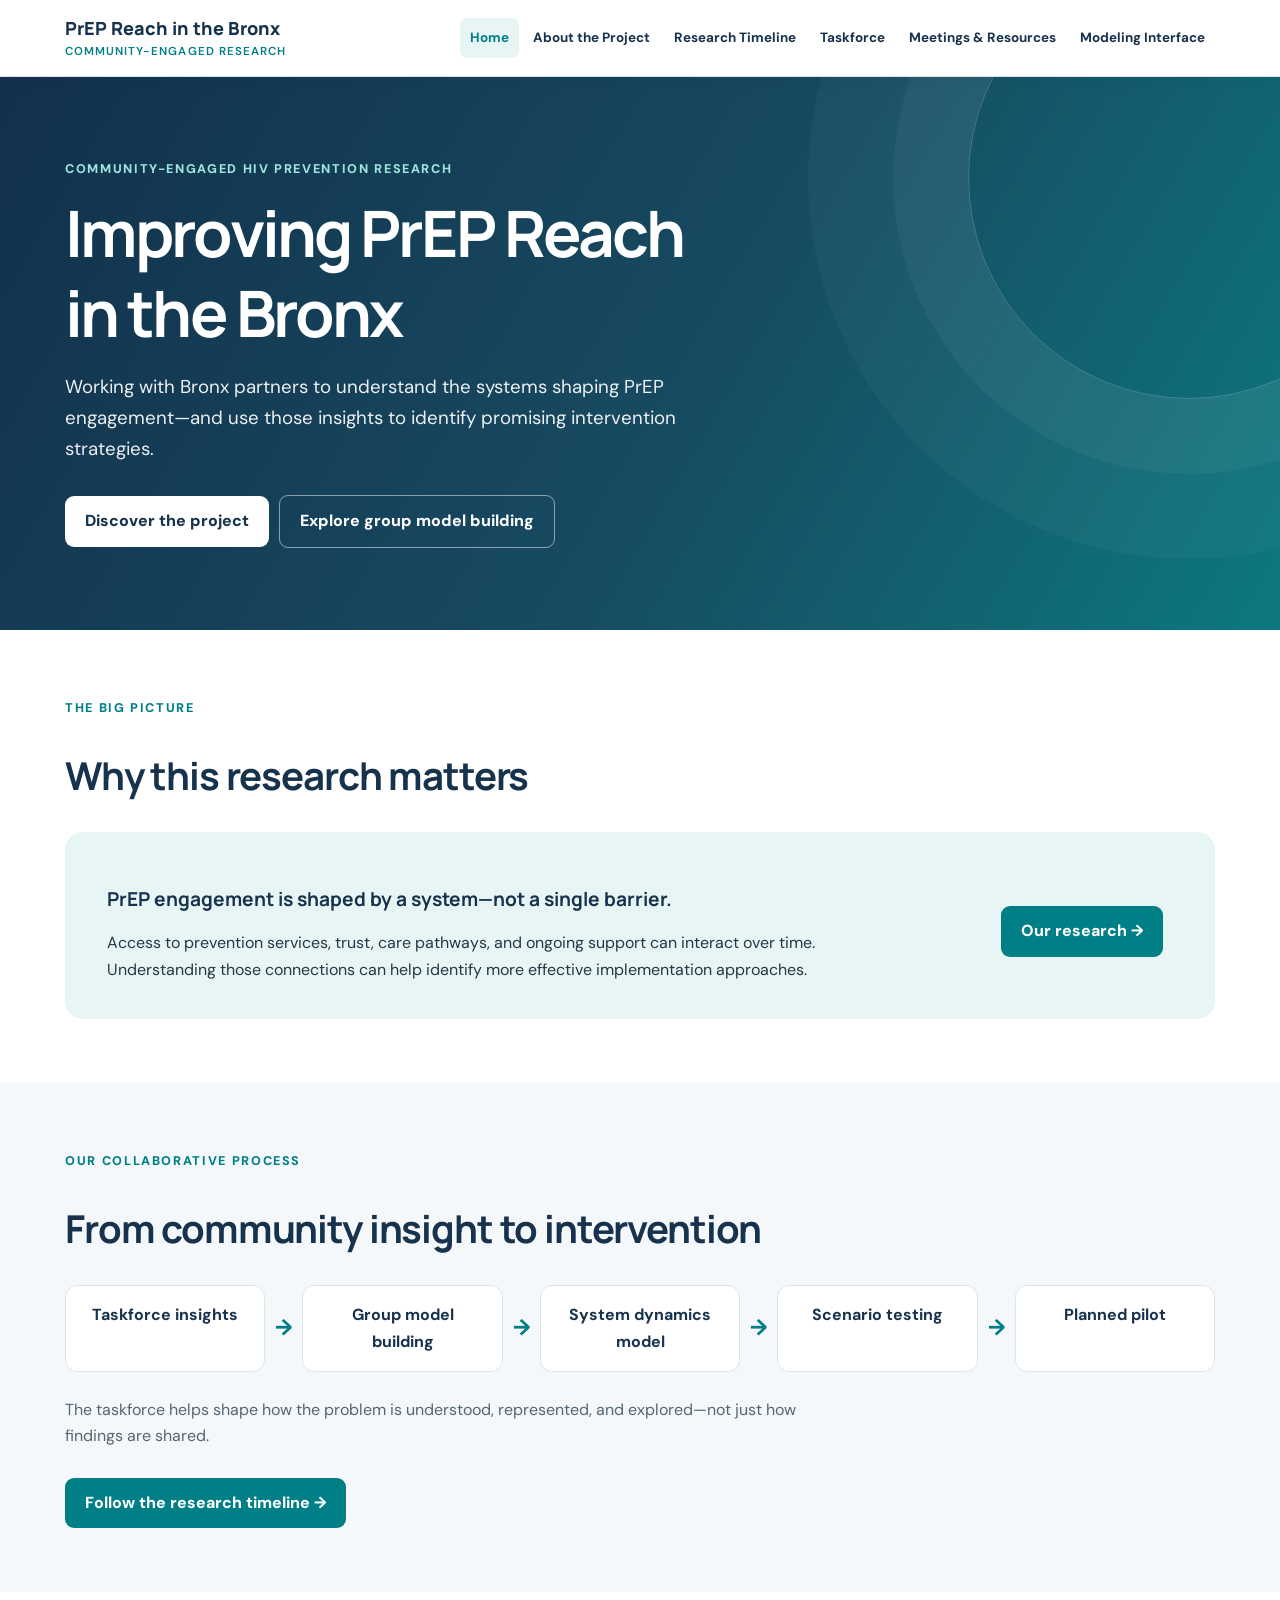
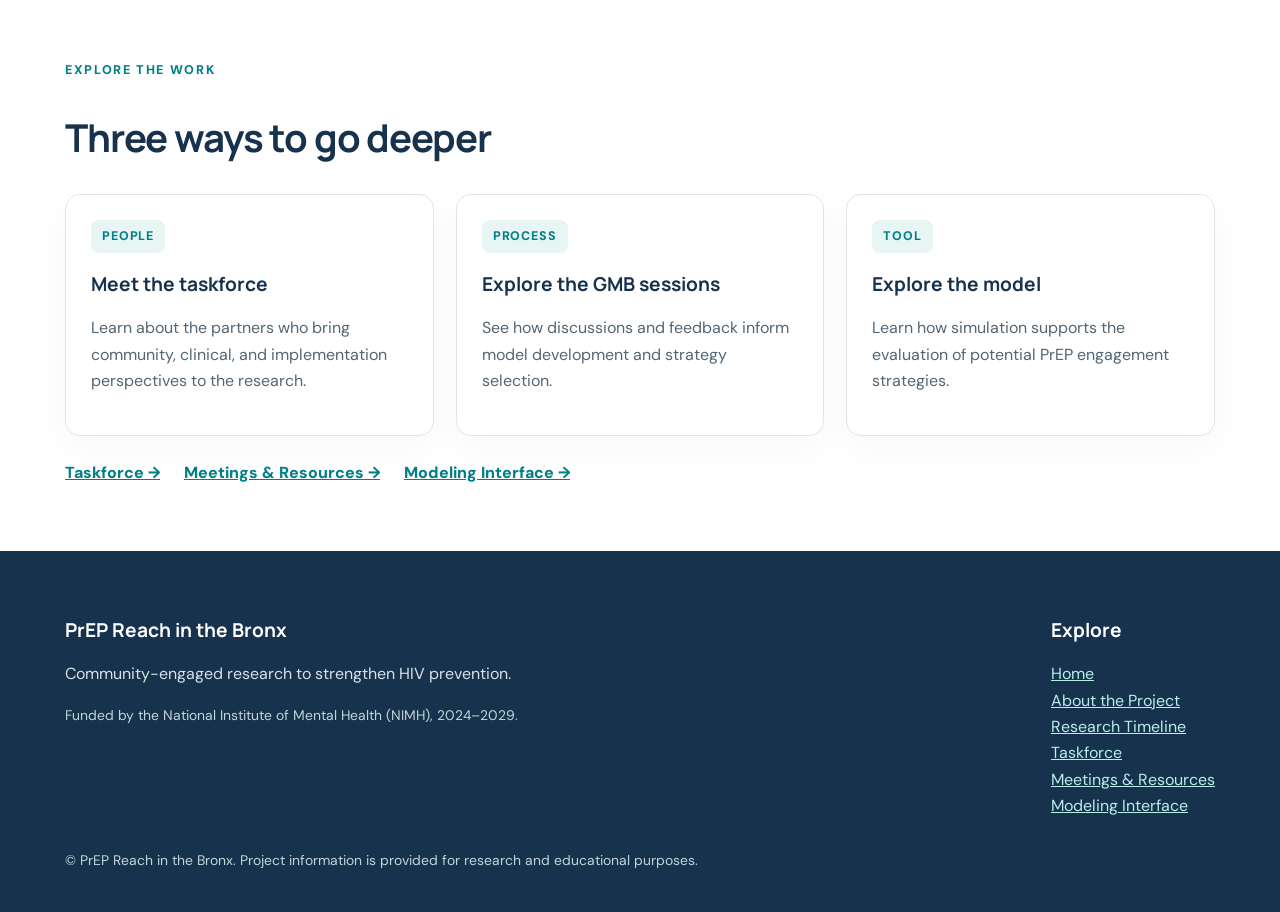
<file: index.html>
<!DOCTYPE html>

<html lang="en"><head><meta charset="utf-8"/><meta content="width=device-width,initial-scale=1" name="viewport"/><meta content="PrEP Reach in the Bronx: community-engaged systems science to strengthen HIV prevention." name="description"/><title>Home | PrEP Reach in the Bronx</title><link href="style.css" rel="stylesheet"/></head><body><a class="skip" href="#main">Skip to content</a><header class="site-header"><div class="container header-inner"><a class="brand" href="index.html">PrEP Reach in the Bronx<span>Community-engaged research</span></a><button aria-controls="main-nav" aria-expanded="false" class="menu-toggle" type="button">☰ Menu</button><nav aria-label="Main navigation" class="nav" id="main-nav"><a aria-current="page" href="index.html">Home</a><a href="about.html">About the Project</a><a href="timeline.html">Research Timeline</a><a href="taskforce.html">Taskforce</a><a href="meetings.html">Meetings &amp; Resources</a><a href="modeling.html">Modeling Interface</a></nav></div></header><main id="main"><section class="hero"><div class="container"><span class="eyebrow">Community-engaged HIV prevention research</span><h1>Improving PrEP Reach<br/>in the Bronx</h1><p>Working with Bronx partners to understand the systems shaping PrEP engagement—and use those insights to identify promising intervention strategies.</p><a class="btn white" href="about.html">Discover the project </a><a class="btn outline" href="meetings.html">Explore group model building</a></div></section><section class="section"><div class="container"><div class="section-head"><span class="eyebrow">The big picture</span><h2>Why this research matters</h2></div><div class="feature"><div><h3>PrEP engagement is shaped by a system—not a single barrier.</h3><p>Access to prevention services, trust, care pathways, and ongoing support can interact over time. Understanding those connections can help identify more effective implementation approaches.</p></div><a class="btn" href="about.html">Our research →</a></div></div></section><section class="section alt"><div class="container"><div class="section-head"><span class="eyebrow">Our collaborative process</span><h2>From community insight to intervention</h2></div><div class="pathway"><div>Taskforce insights</div><span>→</span><div>Group model building</div><span>→</span><div>System dynamics model</div><span>→</span><div>Scenario testing</div><span>→</span><div>Planned pilot</div></div><p class="muted">The taskforce helps shape how the problem is understood, represented, and explored—not just how findings are shared.</p><a class="btn" href="timeline.html">Follow the research timeline →</a></div></section><section class="section"><div class="container"><div class="section-head"><span class="eyebrow">Explore the work</span><h2>Three ways to go deeper</h2></div><div class="grid"><article class="card"><span class="num">PEOPLE</span><h3>Meet the taskforce</h3><p>Learn about the partners who bring community, clinical, and implementation perspectives to the research.</p></article><article class="card"><span class="num">PROCESS</span><h3>Explore the GMB sessions</h3><p>See how discussions and feedback inform model development and strategy selection.</p></article><article class="card"><span class="num">TOOL</span><h3>Explore the model</h3><p>Learn how simulation supports the evaluation of potential PrEP engagement strategies.</p></article></div><div class="quick-links"><a href="taskforce.html">Taskforce →</a><a href="meetings.html">Meetings &amp; Resources →</a><a href="modeling.html">Modeling Interface →</a></div></div></section></main><footer class="site-footer"><div class="container footer-inner"><div><h3>PrEP Reach in the Bronx</h3><p>Community-engaged research to strengthen HIV prevention.</p><p class="small">Funded by the National Institute of Mental Health (NIMH), 2024–2029.</p></div><div><h3>Explore</h3><p><a href="index.html">Home</a><br/><a href="about.html">About the Project</a><br/><a href="timeline.html">Research Timeline</a><br/><a href="taskforce.html">Taskforce</a><br/><a href="meetings.html">Meetings &amp; Resources</a><br/><a href="modeling.html">Modeling Interface</a></p></div></div><div class="container"><p class="small">© PrEP Reach in the Bronx. Project information is provided for research and educational purposes.</p></div></footer><script src="script.js"></script></body></html>
</file>
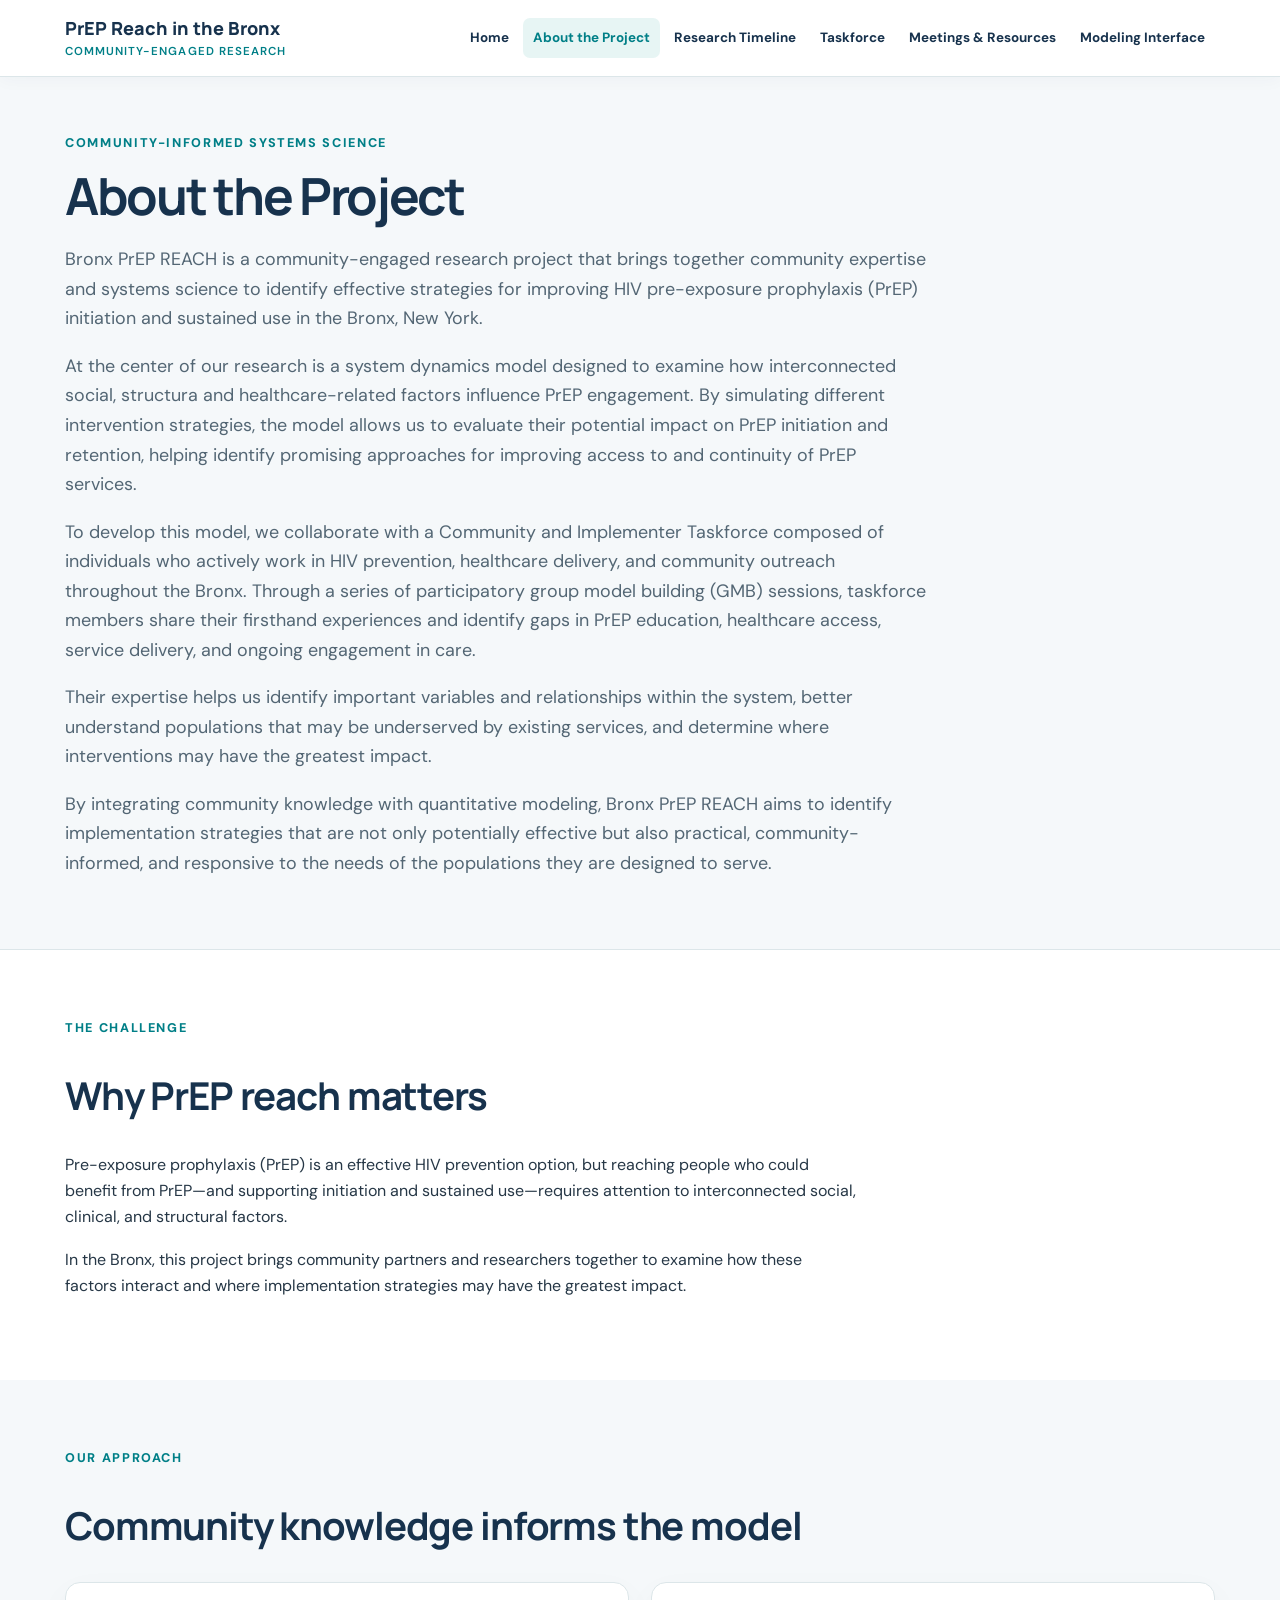
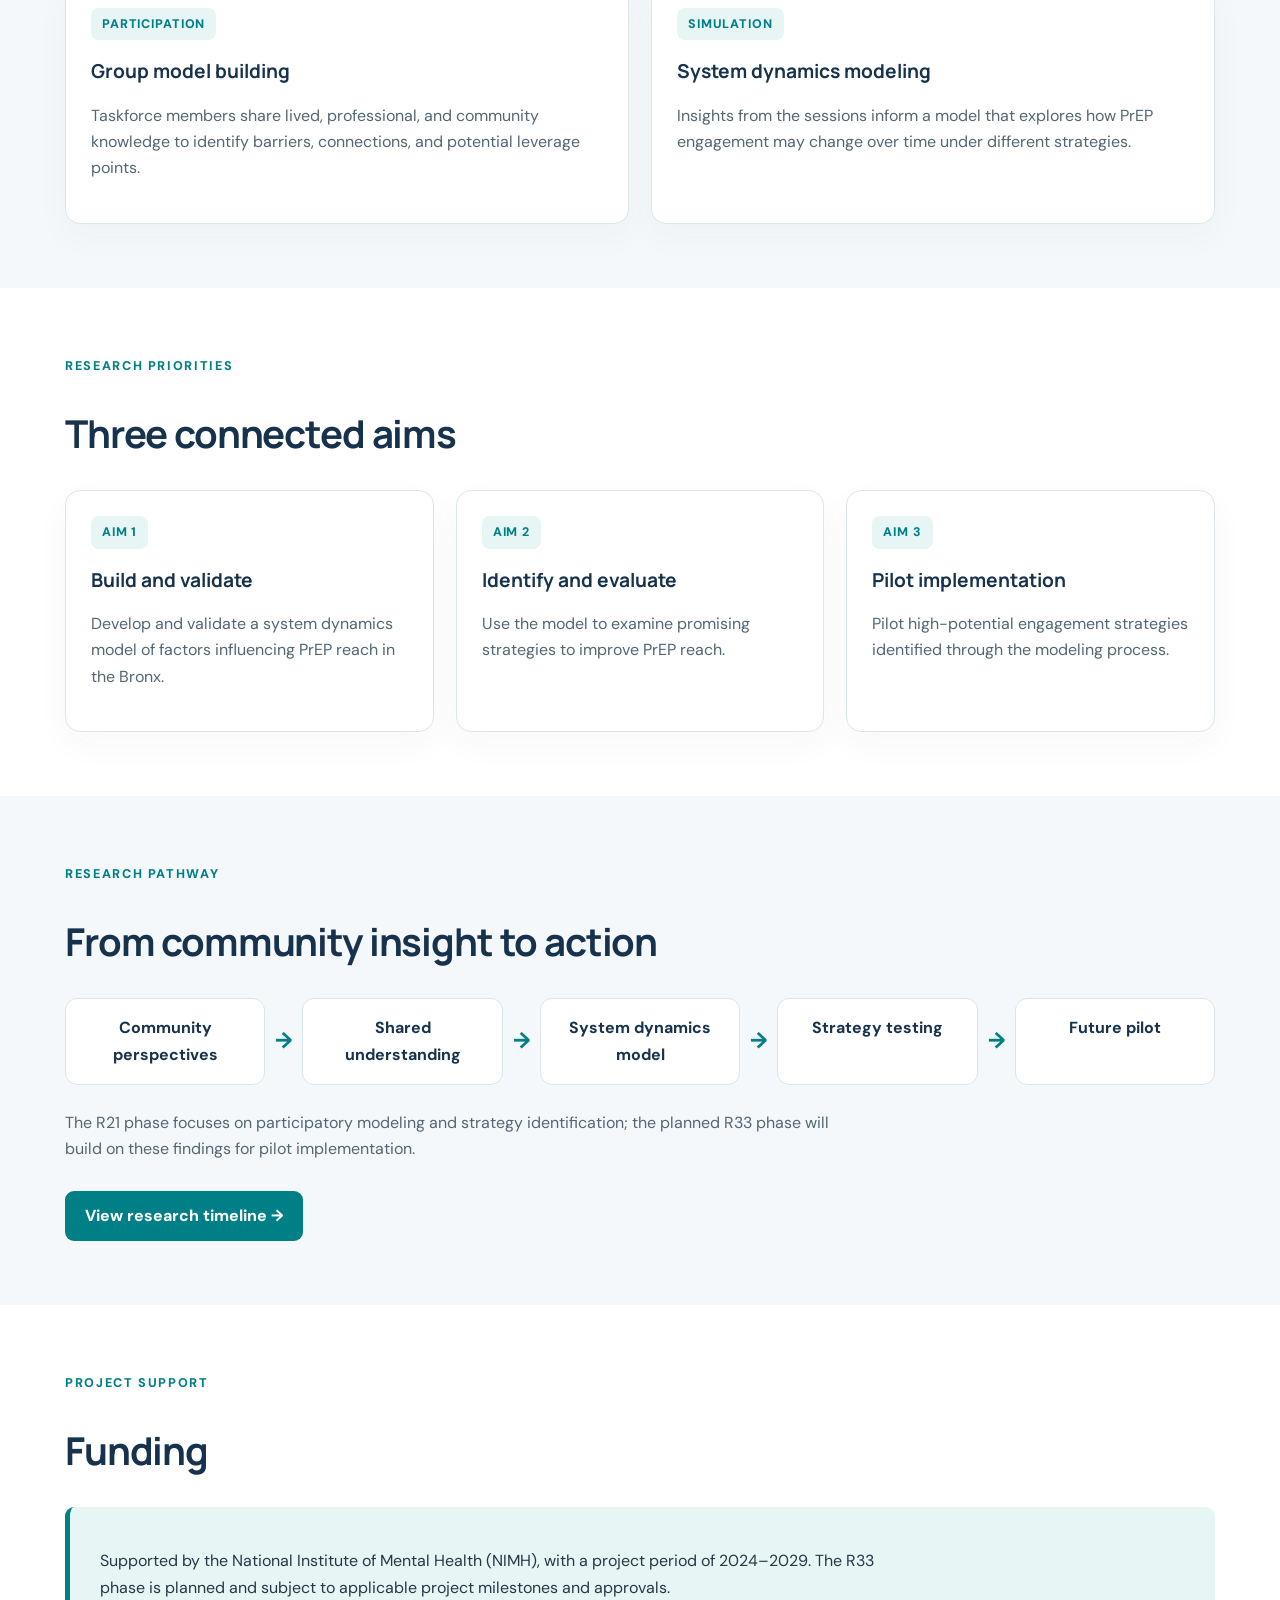
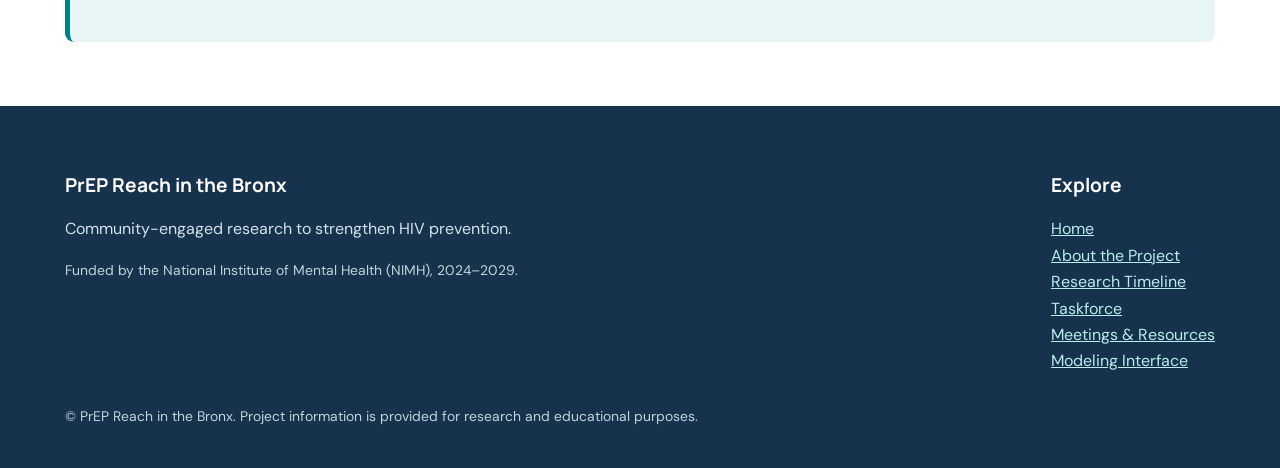
<file: about.html>
<!DOCTYPE html>
<html lang="en"><head><meta charset="utf-8"/><meta content="width=device-width,initial-scale=1" name="viewport"/><meta content="PrEP Reach in the Bronx: community-engaged systems science to strengthen HIV prevention." name="description"/><title>About the Project | PrEP Reach in the Bronx</title><link href="style.css" rel="stylesheet"/></head><body><a class="skip" href="#main">Skip to content</a><header class="site-header"><div class="container header-inner"><a class="brand" href="index.html">PrEP Reach in the Bronx<span>Community-engaged research</span></a><button aria-controls="main-nav" aria-expanded="false" class="menu-toggle" type="button">☰ Menu</button><nav aria-label="Main navigation" class="nav" id="main-nav"><a href="index.html">Home</a><a aria-current="page" href="about.html">About the Project</a><a href="timeline.html">Research Timeline</a><a href="taskforce.html">Taskforce</a><a href="meetings.html">Meetings &amp; Resources</a><a href="modeling.html">Modeling Interface</a></nav></div></header><main id="main"><section class="page-hero"><div class="container"><span class="eyebrow">Community-informed systems science</span><h1>About the Project</h1> <div class="project-introduction"> <p> Bronx PrEP REACH is a community-engaged research project that brings together community expertise and systems science to identify effective strategies for improving HIV pre-exposure prophylaxis (PrEP) initiation and sustained use in the Bronx, New York. </p><p>At the center of our research is a system dynamics model designed to examine how interconnected social, structura and healthcare-related factors influence PrEP engagement. By simulating different intervention strategies, the model allows us to evaluate their potential impact on PrEP initiation and retention, helping identify promising approaches for improving access to and continuity of PrEP services. </p><p> To develop this model, we collaborate with a Community and Implementer Taskforce composed of individuals who actively work in HIV prevention, healthcare delivery, and community outreach throughout the Bronx. Through a series of participatory group model building (GMB) sessions, taskforce members share their firsthand experiences and identify gaps in PrEP education, healthcare access, service delivery, and ongoing engagement in care. </p><p> Their expertise helps us identify important variables and relationships within the system, better understand populations that may be underserved by existing services, and determine where interventions may have the greatest impact.</p><p>By integrating community knowledge with quantitative modeling, Bronx PrEP REACH aims to identify implementation strategies that are not only potentially effective but also practical, community-informed, and responsive to the needs of the populations they are designed to serve.</p></div></section><section class="section"><div class="container"><div class="section-head"><span class="eyebrow">The challenge</span><h2>Why PrEP reach matters</h2></div><div class="content"><p>Pre-exposure prophylaxis (PrEP) is an effective HIV prevention option, but reaching people who could benefit from PrEP—and supporting initiation and sustained use—requires attention to interconnected social, clinical, and structural factors.</p><p>In the Bronx, this project brings community partners and researchers together to examine how these factors interact and where implementation strategies may have the greatest impact.</p></div></div></section><section class="section alt"><div class="container"><div class="section-head"><span class="eyebrow">Our approach</span><h2>Community knowledge informs the model</h2></div><div class="grid two"><article class="card"><span class="num">PARTICIPATION</span><h3>Group model building</h3><p>Taskforce members share lived, professional, and community knowledge to identify barriers, connections, and potential leverage points.</p></article><article class="card"><span class="num">SIMULATION</span><h3>System dynamics modeling</h3><p>Insights from the sessions inform a model that explores how PrEP engagement may change over time under different strategies.</p></article></div></div></section><section class="section"><div class="container"><div class="section-head"><span class="eyebrow">Research priorities</span><h2>Three connected aims</h2></div><div class="grid"><article class="card"><span class="num">AIM 1</span><h3>Build and validate</h3><p>Develop and validate a system dynamics model of factors influencing PrEP reach in the Bronx.</p></article><article class="card"><span class="num">AIM 2</span><h3>Identify and evaluate</h3><p>Use the model to examine promising strategies to improve PrEP reach.</p></article><article class="card"><span class="num">AIM 3</span><h3>Pilot implementation</h3><p>Pilot high-potential engagement strategies identified through the modeling process.</p></article></div></div></section><section class="section alt"><div class="container"><div class="section-head"><span class="eyebrow">Research pathway</span><h2>From community insight to action</h2></div><div class="pathway"><div>Community perspectives</div><span>→</span><div>Shared understanding</div><span>→</span><div>System dynamics model</div><span>→</span><div>Strategy testing</div><span>→</span><div>Future pilot</div></div><p class="muted">The R21 phase focuses on participatory modeling and strategy identification; the planned R33 phase will build on these findings for pilot implementation.</p><a class="btn" href="timeline.html">View research timeline →</a></div></section><section class="section"><div class="container"><div class="section-head"><span class="eyebrow">Project support</span><h2>Funding</h2></div><div class="callout"><p>Supported by the National Institute of Mental Health (NIMH), with a project period of 2024–2029. The R33 phase is planned and subject to applicable project milestones and approvals.</p></div></div></section></main><footer class="site-footer"><div class="container footer-inner"><div><h3>PrEP Reach in the Bronx</h3><p>Community-engaged research to strengthen HIV prevention.</p><p class="small">Funded by the National Institute of Mental Health (NIMH), 2024–2029.</p></div><div><h3>Explore</h3><p><a href="index.html">Home</a><br/><a href="about.html">About the Project</a><br/><a href="timeline.html">Research Timeline</a><br/><a href="taskforce.html">Taskforce</a><br/><a href="meetings.html">Meetings &amp; Resources</a><br/><a href="modeling.html">Modeling Interface</a></p></div></div><div class="container"><p class="small">© PrEP Reach in the Bronx. Project information is provided for research and educational purposes.</p></div></footer><script src="script.js"></script></body></html>
</file>
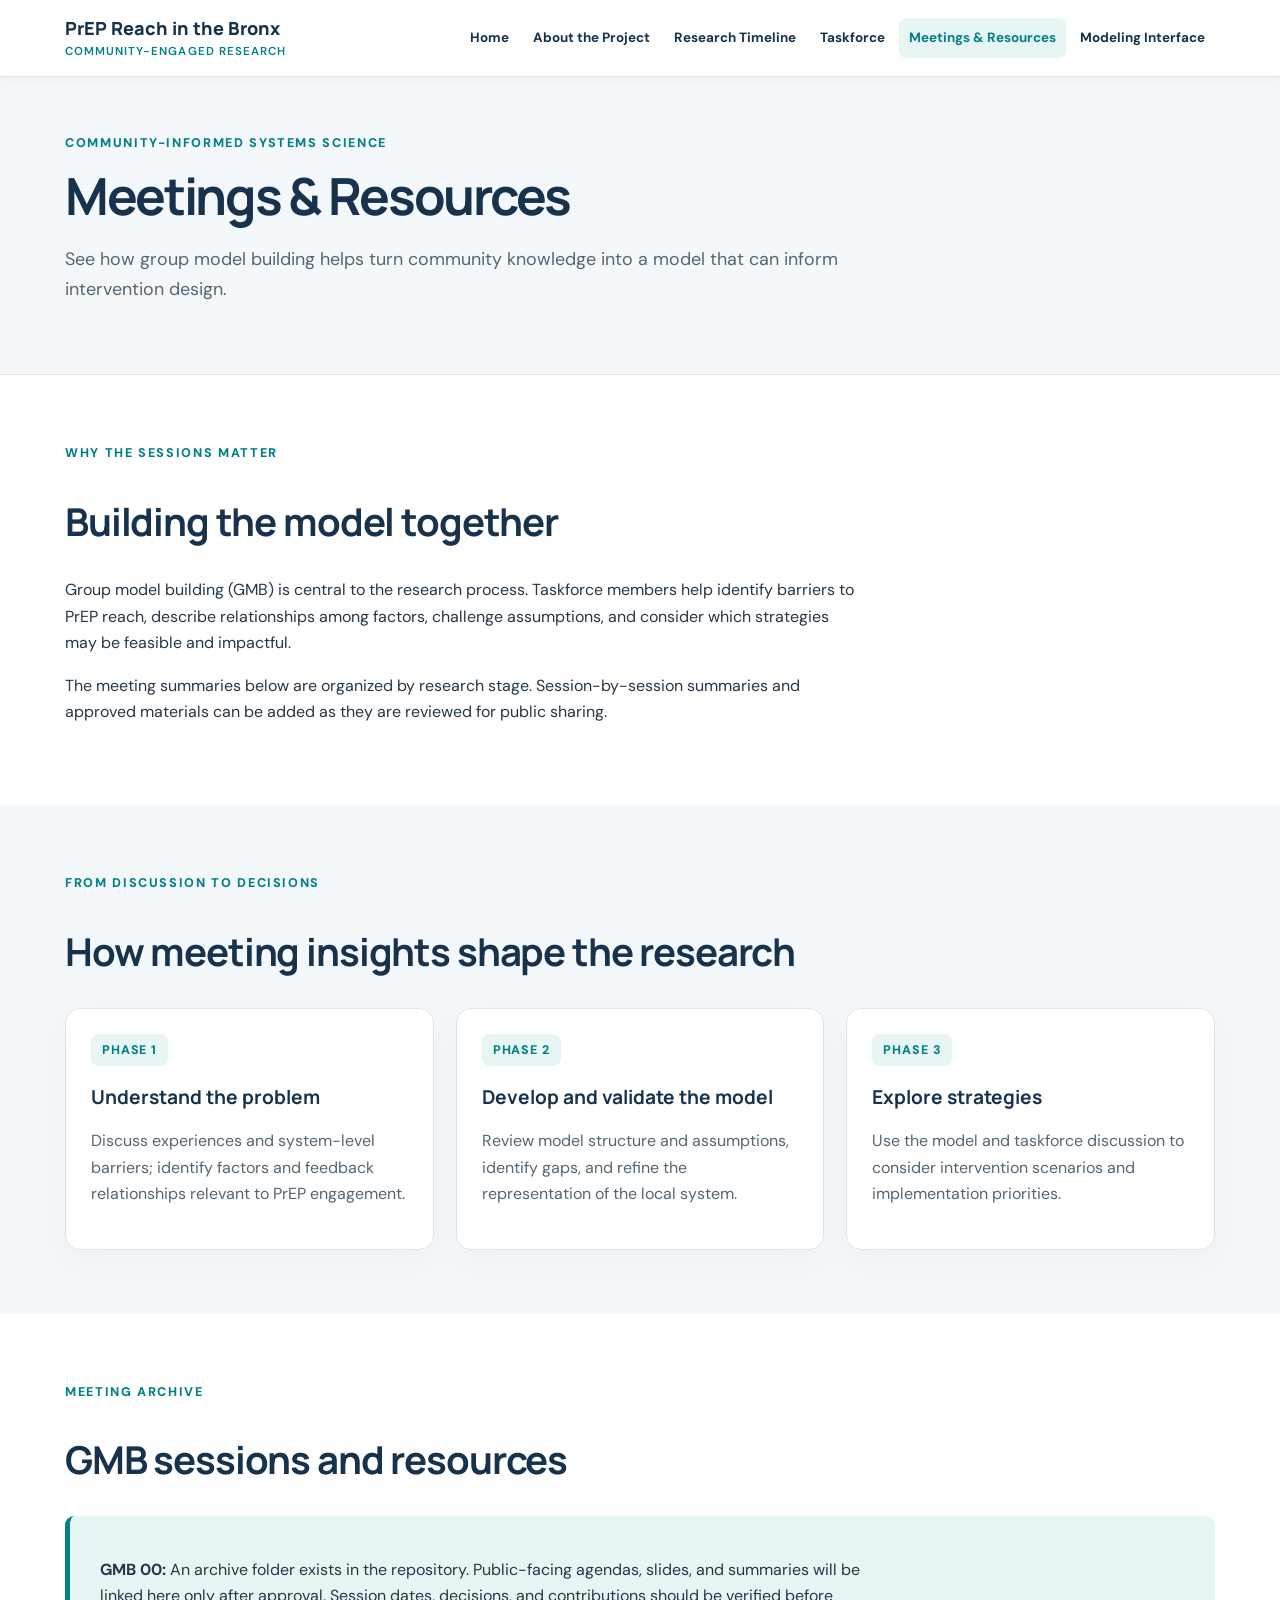
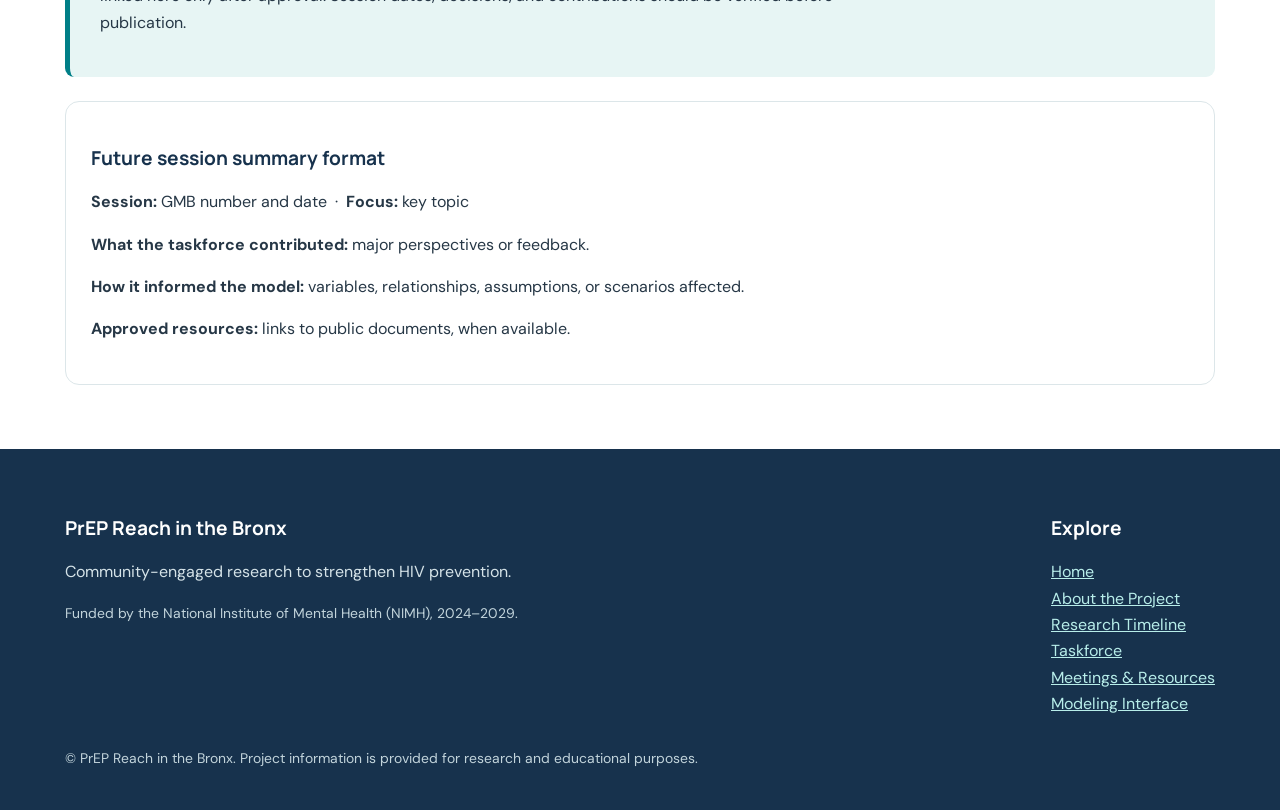
<file: meetings.html>
<!DOCTYPE html>

<html lang="en"><head><meta charset="utf-8"/><meta content="width=device-width,initial-scale=1" name="viewport"/><meta content="PrEP Reach in the Bronx: community-engaged systems science to strengthen HIV prevention." name="description"/><title>Meetings &amp; Resources | PrEP Reach in the Bronx</title><link href="style.css" rel="stylesheet"/></head><body><a class="skip" href="#main">Skip to content</a><header class="site-header"><div class="container header-inner"><a class="brand" href="index.html">PrEP Reach in the Bronx<span>Community-engaged research</span></a><button aria-controls="main-nav" aria-expanded="false" class="menu-toggle" type="button">☰ Menu</button><nav aria-label="Main navigation" class="nav" id="main-nav"><a href="index.html">Home</a><a href="about.html">About the Project</a><a href="timeline.html">Research Timeline</a><a href="taskforce.html">Taskforce</a><a aria-current="page" href="meetings.html">Meetings &amp; Resources</a><a href="modeling.html">Modeling Interface</a></nav></div></header><main id="main"><section class="page-hero"><div class="container"><span class="eyebrow">Community-informed systems science</span><h1>Meetings &amp; Resources</h1><p>See how group model building helps turn community knowledge into a model that can inform intervention design.</p></div></section><section class="section"><div class="container"><div class="section-head"><span class="eyebrow">Why the sessions matter</span><h2>Building the model together</h2></div><div class="content"><p>Group model building (GMB) is central to the research process. Taskforce members help identify barriers to PrEP reach, describe relationships among factors, challenge assumptions, and consider which strategies may be feasible and impactful.</p><p>The meeting summaries below are organized by research stage. Session-by-session summaries and approved materials can be added as they are reviewed for public sharing.</p></div></div></section><section class="section alt"><div class="container"><div class="section-head"><span class="eyebrow">From discussion to decisions</span><h2>How meeting insights shape the research</h2></div><div class="grid"><article class="card"><span class="num">PHASE 1</span><h3>Understand the problem</h3><p>Discuss experiences and system-level barriers; identify factors and feedback relationships relevant to PrEP engagement.</p></article><article class="card"><span class="num">PHASE 2</span><h3>Develop and validate the model</h3><p>Review model structure and assumptions, identify gaps, and refine the representation of the local system.</p></article><article class="card"><span class="num">PHASE 3</span><h3>Explore strategies</h3><p>Use the model and taskforce discussion to consider intervention scenarios and implementation priorities.</p></article></div></div></section><section class="section"><div class="container"><div class="section-head"><span class="eyebrow">Meeting archive</span><h2>GMB sessions and resources</h2></div><div class="callout"><p><strong>GMB 00:</strong> An archive folder exists in the repository. Public-facing agendas, slides, and summaries will be linked here only after approval. Session dates, decisions, and contributions should be verified before publication.</p></div><div class="session-template"><h3>Future session summary format</h3><p><strong>Session:</strong> GMB number and date  ·  <strong>Focus:</strong> key topic</p><p><strong>What the taskforce contributed:</strong> major perspectives or feedback.</p><p><strong>How it informed the model:</strong> variables, relationships, assumptions, or scenarios affected.</p><p><strong>Approved resources:</strong> links to public documents, when available.</p></div></div></section></main><footer class="site-footer"><div class="container footer-inner"><div><h3>PrEP Reach in the Bronx</h3><p>Community-engaged research to strengthen HIV prevention.</p><p class="small">Funded by the National Institute of Mental Health (NIMH), 2024–2029.</p></div><div><h3>Explore</h3><p><a href="index.html">Home</a><br/><a href="about.html">About the Project</a><br/><a href="timeline.html">Research Timeline</a><br/><a href="taskforce.html">Taskforce</a><br/><a href="meetings.html">Meetings &amp; Resources</a><br/><a href="modeling.html">Modeling Interface</a></p></div></div><div class="container"><p class="small">© PrEP Reach in the Bronx. Project information is provided for research and educational purposes.</p></div></footer><script src="script.js"></script></body></html>
</file>
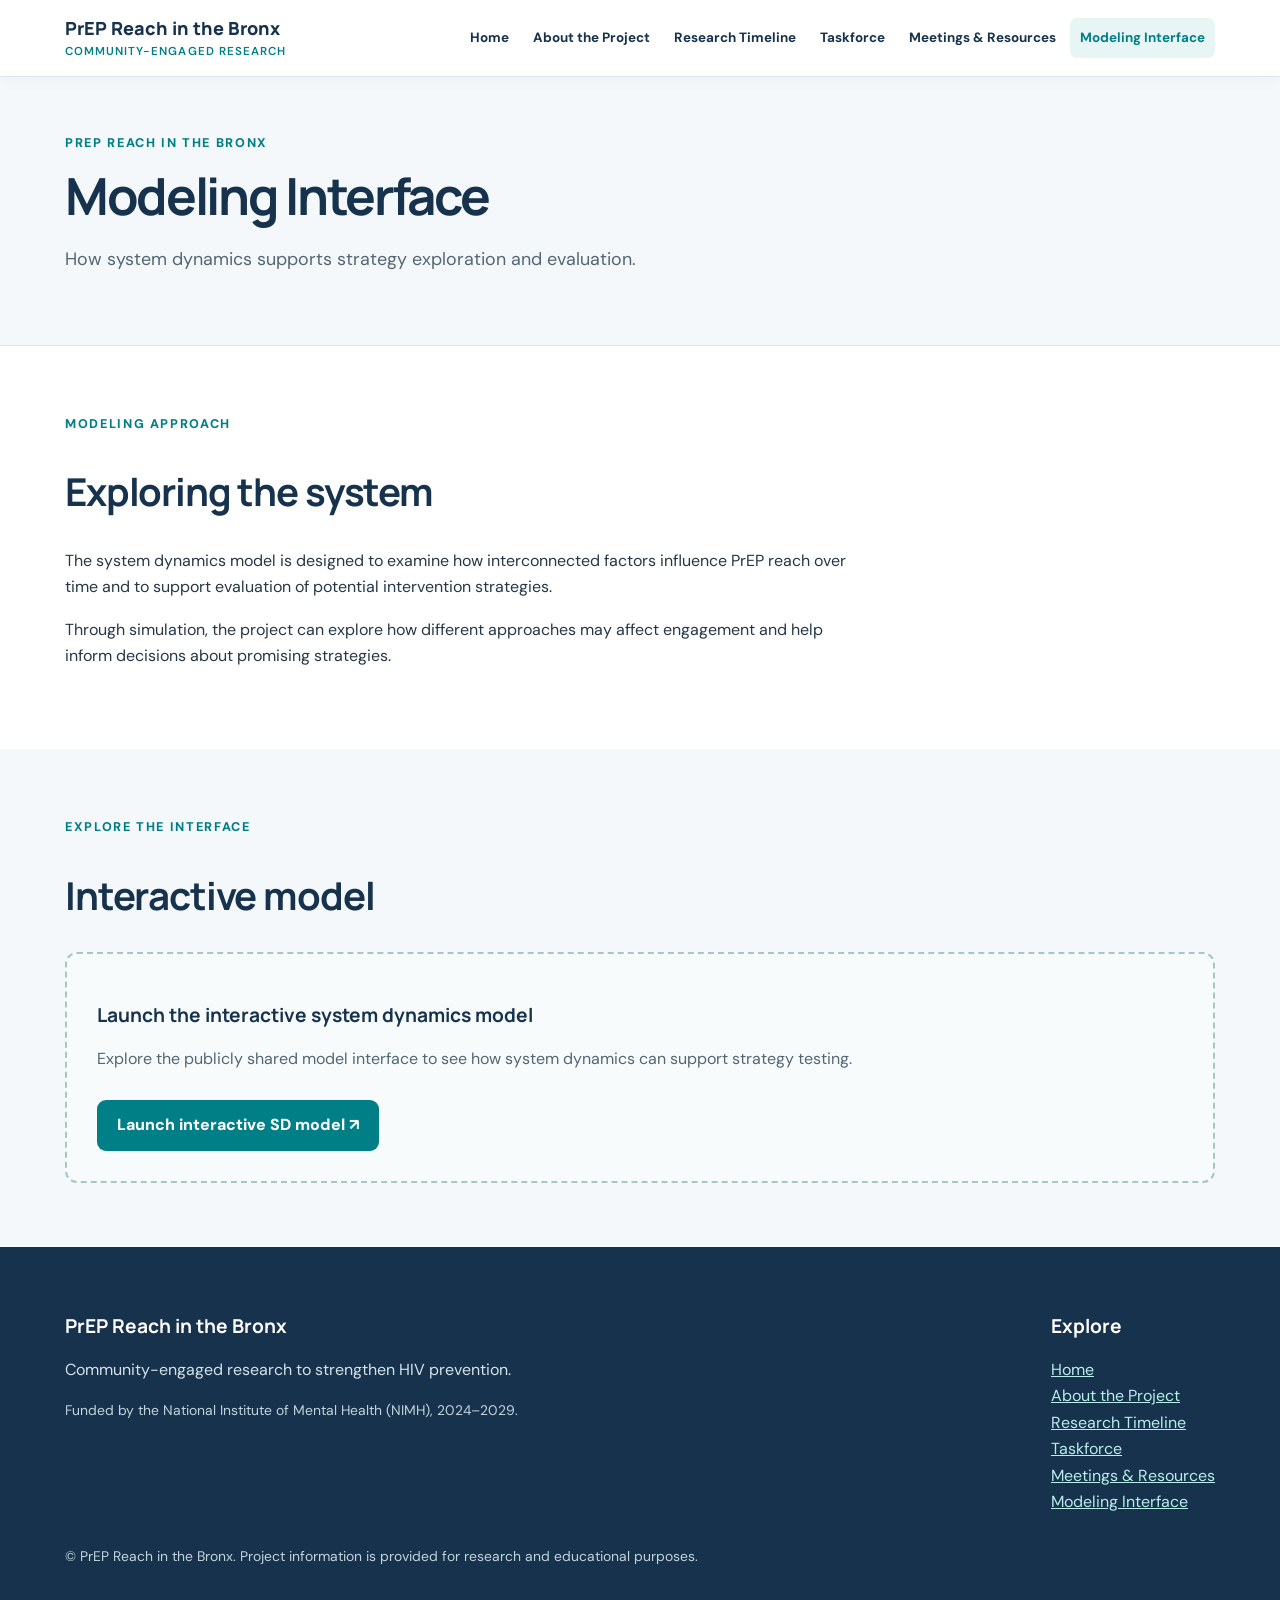
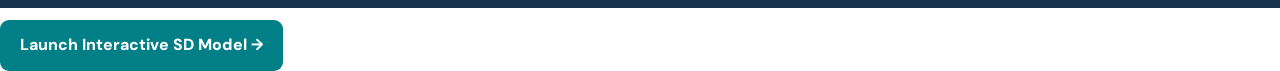
<file: modeling.html>
<!DOCTYPE html>
<html lang="en"><head><meta charset="utf-8"/><meta content="width=device-width,initial-scale=1" name="viewport"/><meta content="PrEP Reach in the Bronx: community-engaged systems science to strengthen HIV prevention." name="description"/><title>Modeling Interface | PrEP Reach in the Bronx</title><link href="style.css" rel="stylesheet"/></head><body><a class="skip" href="#main">Skip to content</a><header class="site-header"><div class="container header-inner"><a class="brand" href="index.html">PrEP Reach in the Bronx<span>Community-engaged research</span></a><button aria-controls="main-nav" aria-expanded="false" class="menu-toggle" type="button">☰ Menu</button><nav aria-label="Main navigation" class="nav" id="main-nav"><a href="index.html">Home</a><a href="about.html">About the Project</a><a href="timeline.html">Research Timeline</a><a href="taskforce.html">Taskforce</a><a href="meetings.html">Meetings &amp; Resources</a><a aria-current="page" href="modeling.html">Modeling Interface</a></nav></div></header><main id="main"><section class="page-hero"><div class="container"><span class="eyebrow">PrEP Reach in the Bronx</span><h1>Modeling Interface</h1><p>How system dynamics supports strategy exploration and evaluation.</p></div></section><section class="section"><div class="container"><div class="section-head"><span class="eyebrow">Modeling approach</span><h2>Exploring the system</h2></div><div class="content"><p>The system dynamics model is designed to examine how interconnected factors influence PrEP reach over time and to support evaluation of potential intervention strategies.</p><p>Through simulation, the project can explore how different approaches may affect engagement and help inform decisions about promising strategies.</p></div></div></section><section class="section alt"><div class="container"><div class="section-head"><span class="eyebrow">Explore the interface</span><h2>Interactive model</h2></div><div class="placeholder"><h3>Launch the interactive system dynamics model</h3><p>Explore the publicly shared model interface to see how system dynamics can support strategy testing.</p><a class="btn" href="https://exchange.iseesystems.com/public/david-lounsbury/r21r33-prep-reach-sdm/index.html#page1" rel="noopener noreferrer" target="_blank">Launch interactive SD model ↗</a></div></div></section></main><footer class="site-footer"><div class="container footer-inner"><div><h3>PrEP Reach in the Bronx</h3><p>Community-engaged research to strengthen HIV prevention.</p><p class="small">Funded by the National Institute of Mental Health (NIMH), 2024–2029.</p></div><div><h3>Explore</h3><p><a href="index.html">Home</a><br/><a href="about.html">About the Project</a><br/><a href="timeline.html">Research Timeline</a><br/><a href="taskforce.html">Taskforce</a><br/><a href="meetings.html">Meetings &amp; Resources</a><br/><a href="modeling.html">Modeling Interface</a></p></div></div><div class="container"><p class="small">© PrEP Reach in the Bronx. Project information is provided for research and educational purposes.</p></div></footer><script src="script.js"></script></body></html>
<a class="btn" href="https://exchange.iseesystems.com/public/david-lounsbury/r21r33-prep-reach-sdm/index.html#page1" rel="noopener noreferrer" target="_blank">
   Launch Interactive SD Model →
</a>
</file>
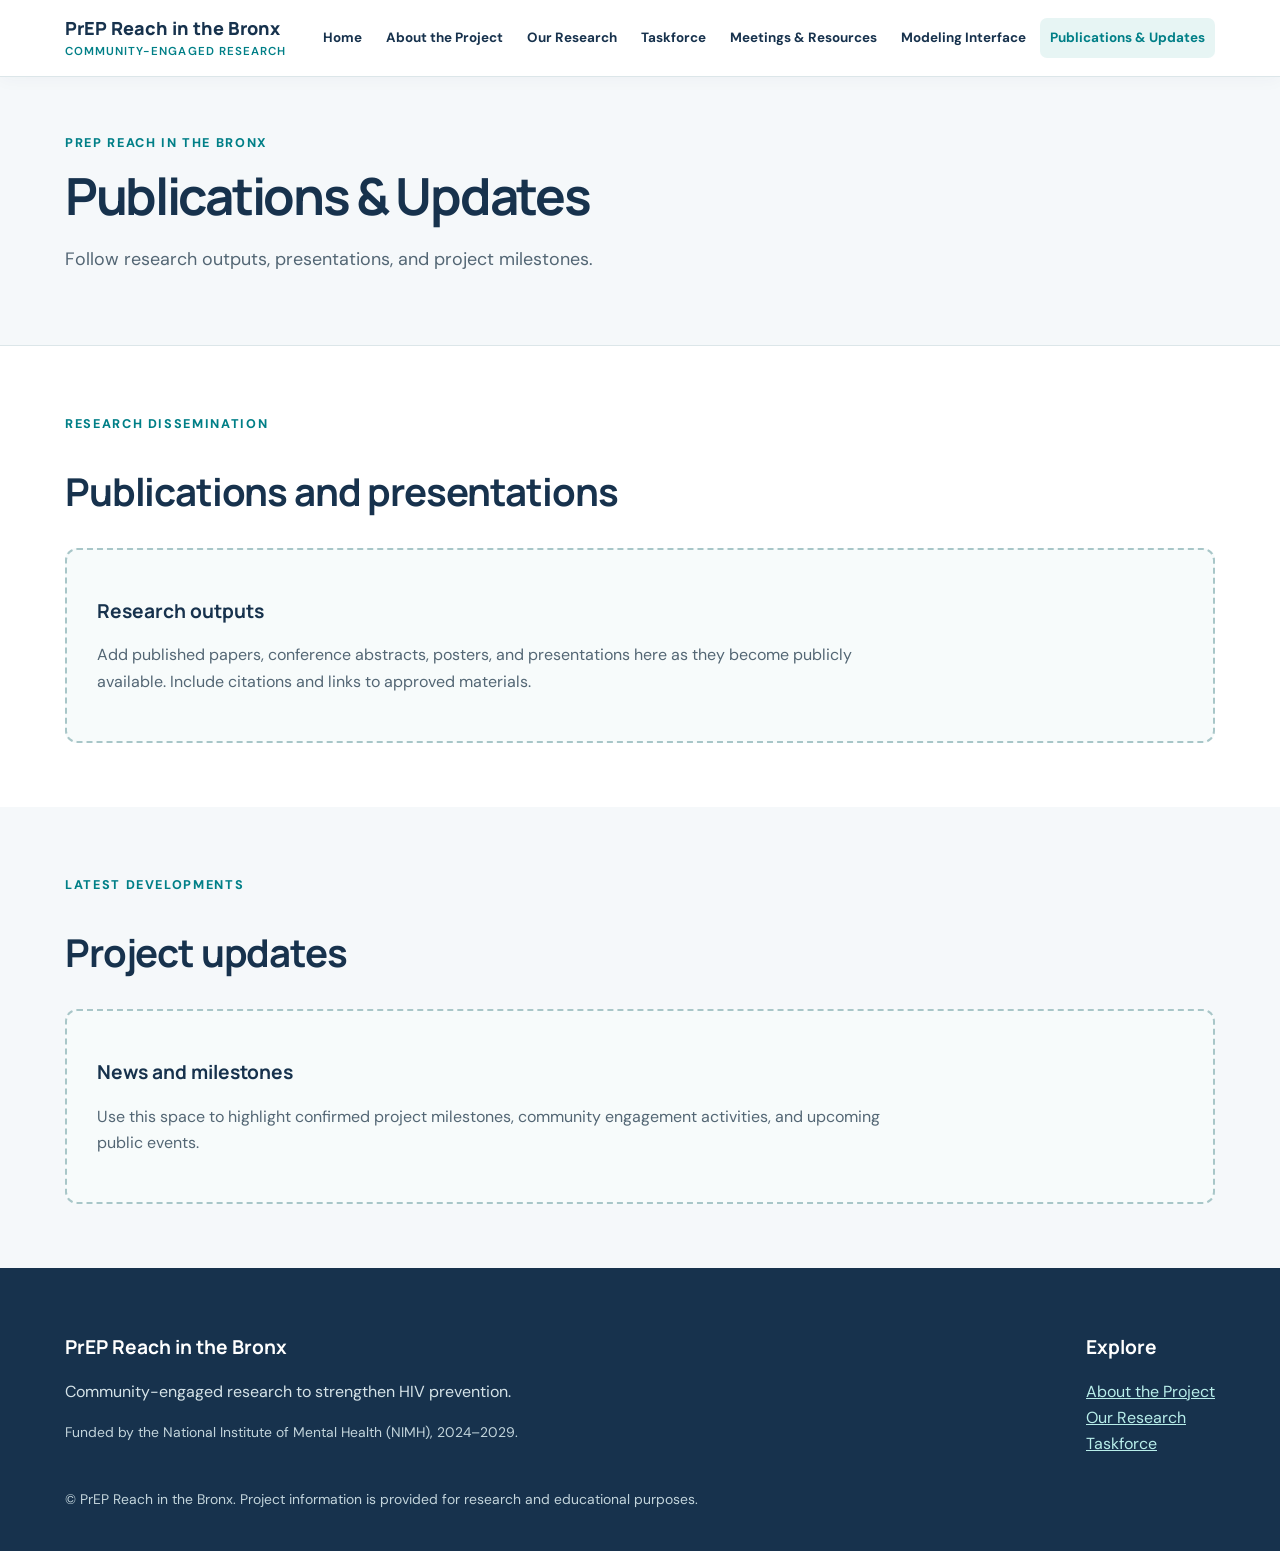
<file: publications.html>
<!doctype html><html lang="en"><head><meta charset="utf-8"><meta name="viewport" content="width=device-width,initial-scale=1"><meta name="description" content="PrEP Reach in the Bronx: community-engaged systems science to strengthen HIV prevention."><title>Publications &amp; Updates | PrEP Reach in the Bronx</title><link rel="stylesheet" href="style.css"></head><body><a class="skip" href="#main">Skip to content</a><header class="site-header"><div class="container header-inner"><a class="brand" href="index.html">PrEP Reach in the Bronx<span>Community-engaged research</span></a><button class="menu-toggle" type="button" aria-expanded="false" aria-controls="main-nav">☰ Menu</button><nav id="main-nav" class="nav" aria-label="Main navigation"><a href="index.html" >Home</a><a href="about.html" >About the Project</a><a href="research.html" >Our Research</a><a href="taskforce.html" >Taskforce</a><a href="meetings.html" >Meetings & Resources</a><a href="modeling.html" >Modeling Interface</a><a href="publications.html" aria-current=page>Publications & Updates</a></nav></div></header><main id="main"><section class="page-hero"><div class="container"><span class="eyebrow">PrEP Reach in the Bronx</span><h1>Publications & Updates</h1><p>Follow research outputs, presentations, and project milestones.</p></div></section><section class="section"><div class="container"><div class="section-head"><span class="eyebrow">Research dissemination</span><h2>Publications and presentations</h2></div><div class="placeholder"><h3>Research outputs</h3><p>Add published papers, conference abstracts, posters, and presentations here as they become publicly available. Include citations and links to approved materials.</p></div></div></section><section class="section alt"><div class="container"><div class="section-head"><span class="eyebrow">Latest developments</span><h2>Project updates</h2></div><div class="placeholder"><h3>News and milestones</h3><p>Use this space to highlight confirmed project milestones, community engagement activities, and upcoming public events.</p></div></div></section></main><footer class="site-footer"><div class="container footer-inner"><div><h3>PrEP Reach in the Bronx</h3><p>Community-engaged research to strengthen HIV prevention.</p><p class="small">Funded by the National Institute of Mental Health (NIMH), 2024–2029.</p></div><div><h3>Explore</h3><p><a href="about.html">About the Project</a><br><a href="research.html">Our Research</a><br><a href="taskforce.html">Taskforce</a></p></div></div><div class="container"><p class="small">© PrEP Reach in the Bronx. Project information is provided for research and educational purposes.</p></div></footer><script src="script.js"></script></body></html>
</file>
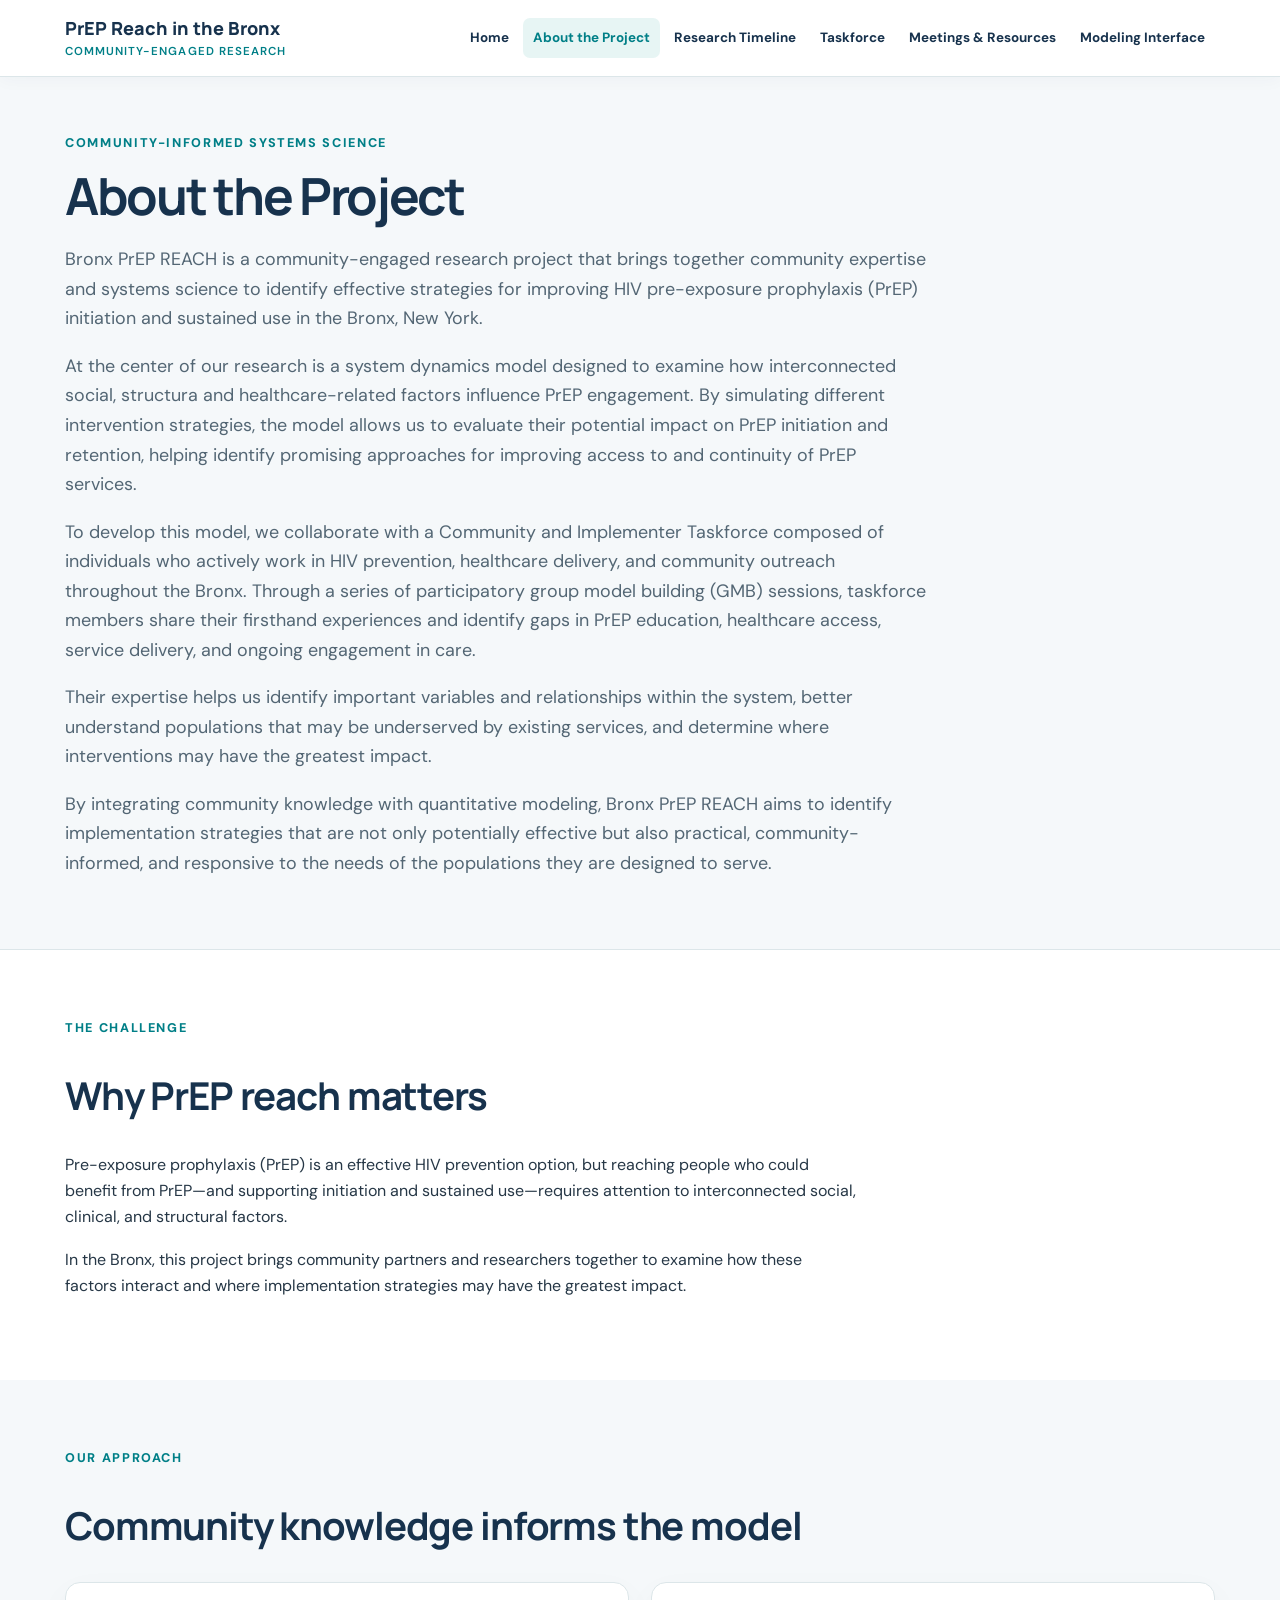
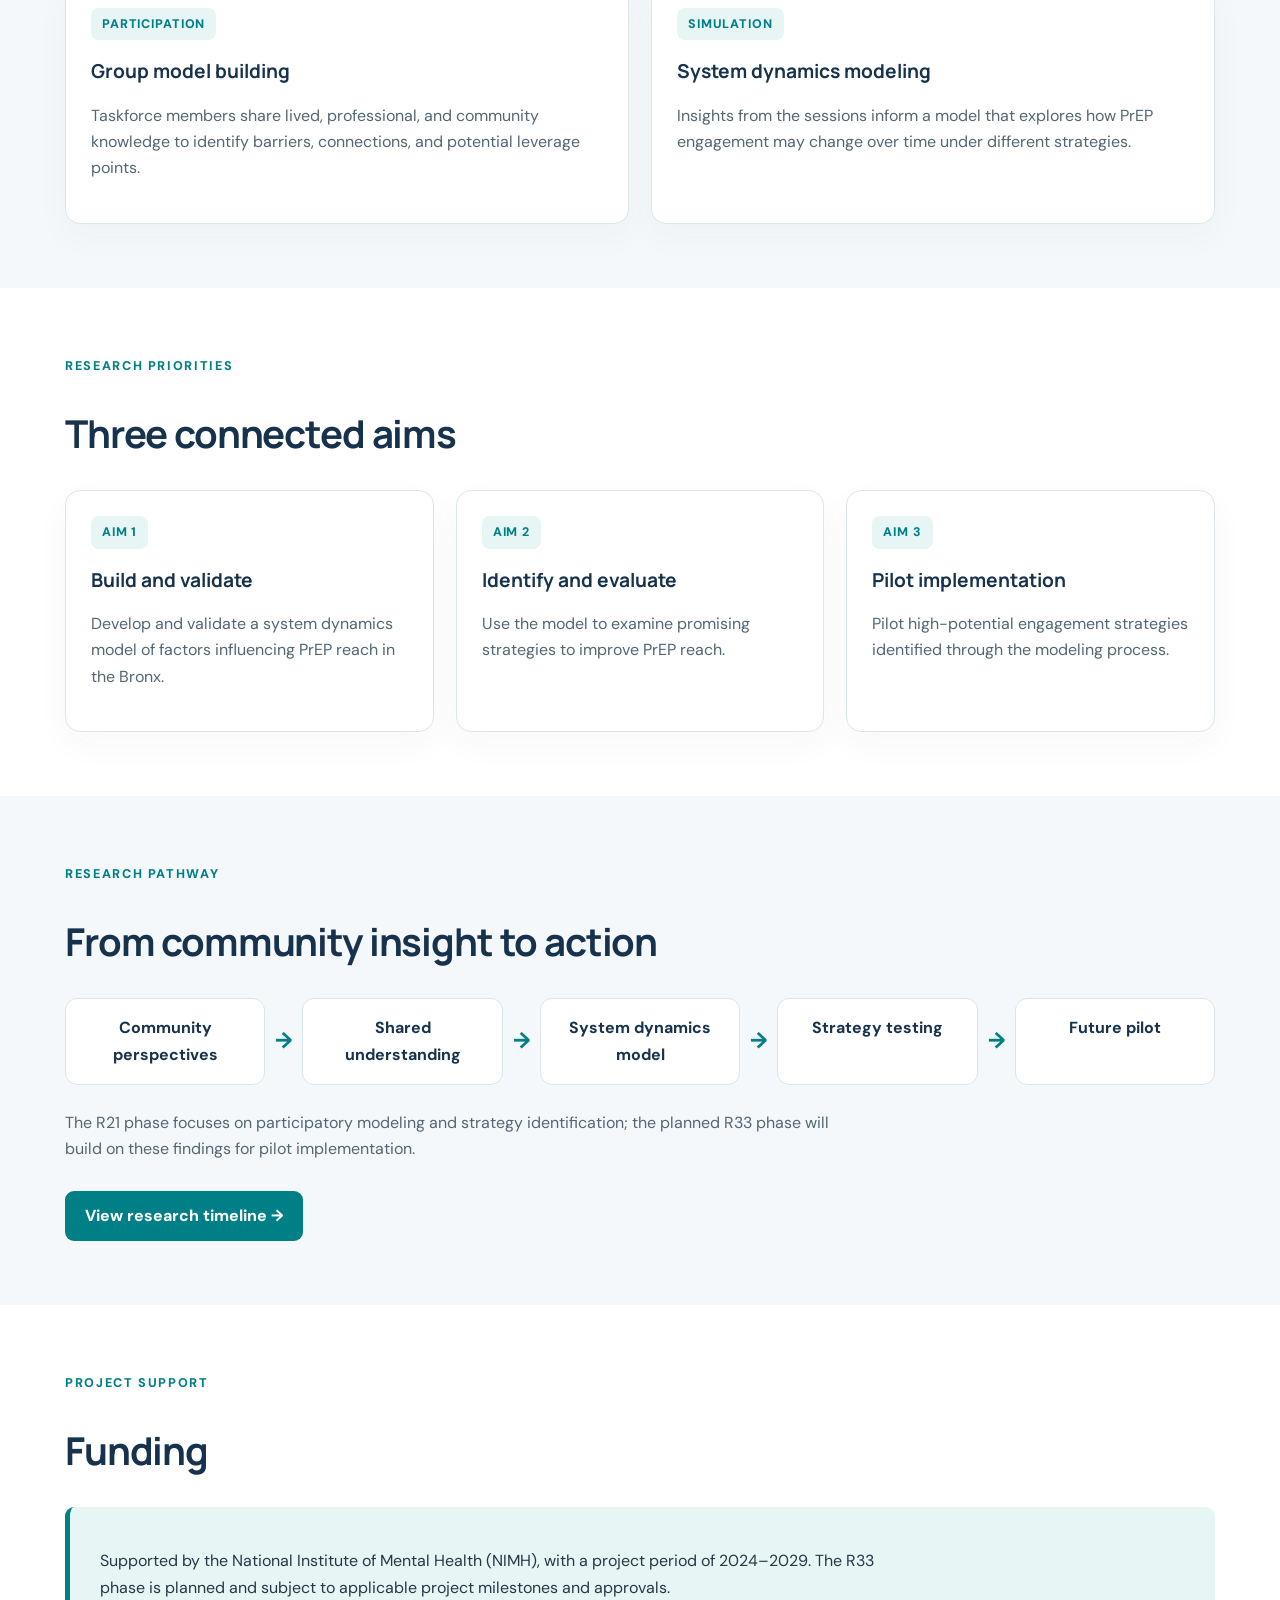
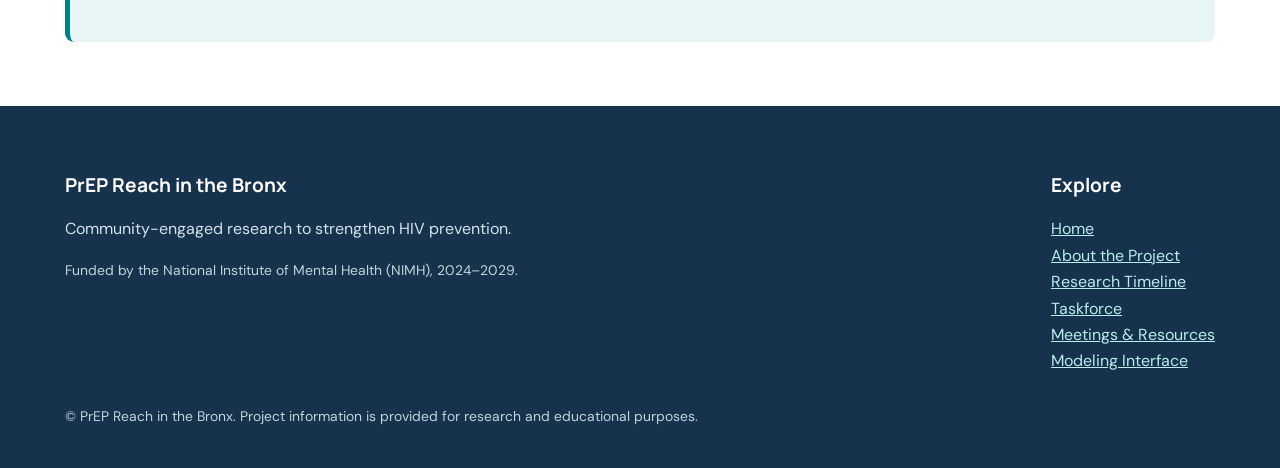
<file: research.html>
<!doctype html><html lang="en"><head><meta charset="utf-8"><meta name="viewport" content="width=device-width,initial-scale=1"><meta http-equiv="refresh" content="0; url=about.html"><title>Our Research has moved</title><link rel="canonical" href="about.html"></head><body><p>Our Research is now part of <a href="about.html">About the Project</a>.</p></body></html>
</file>
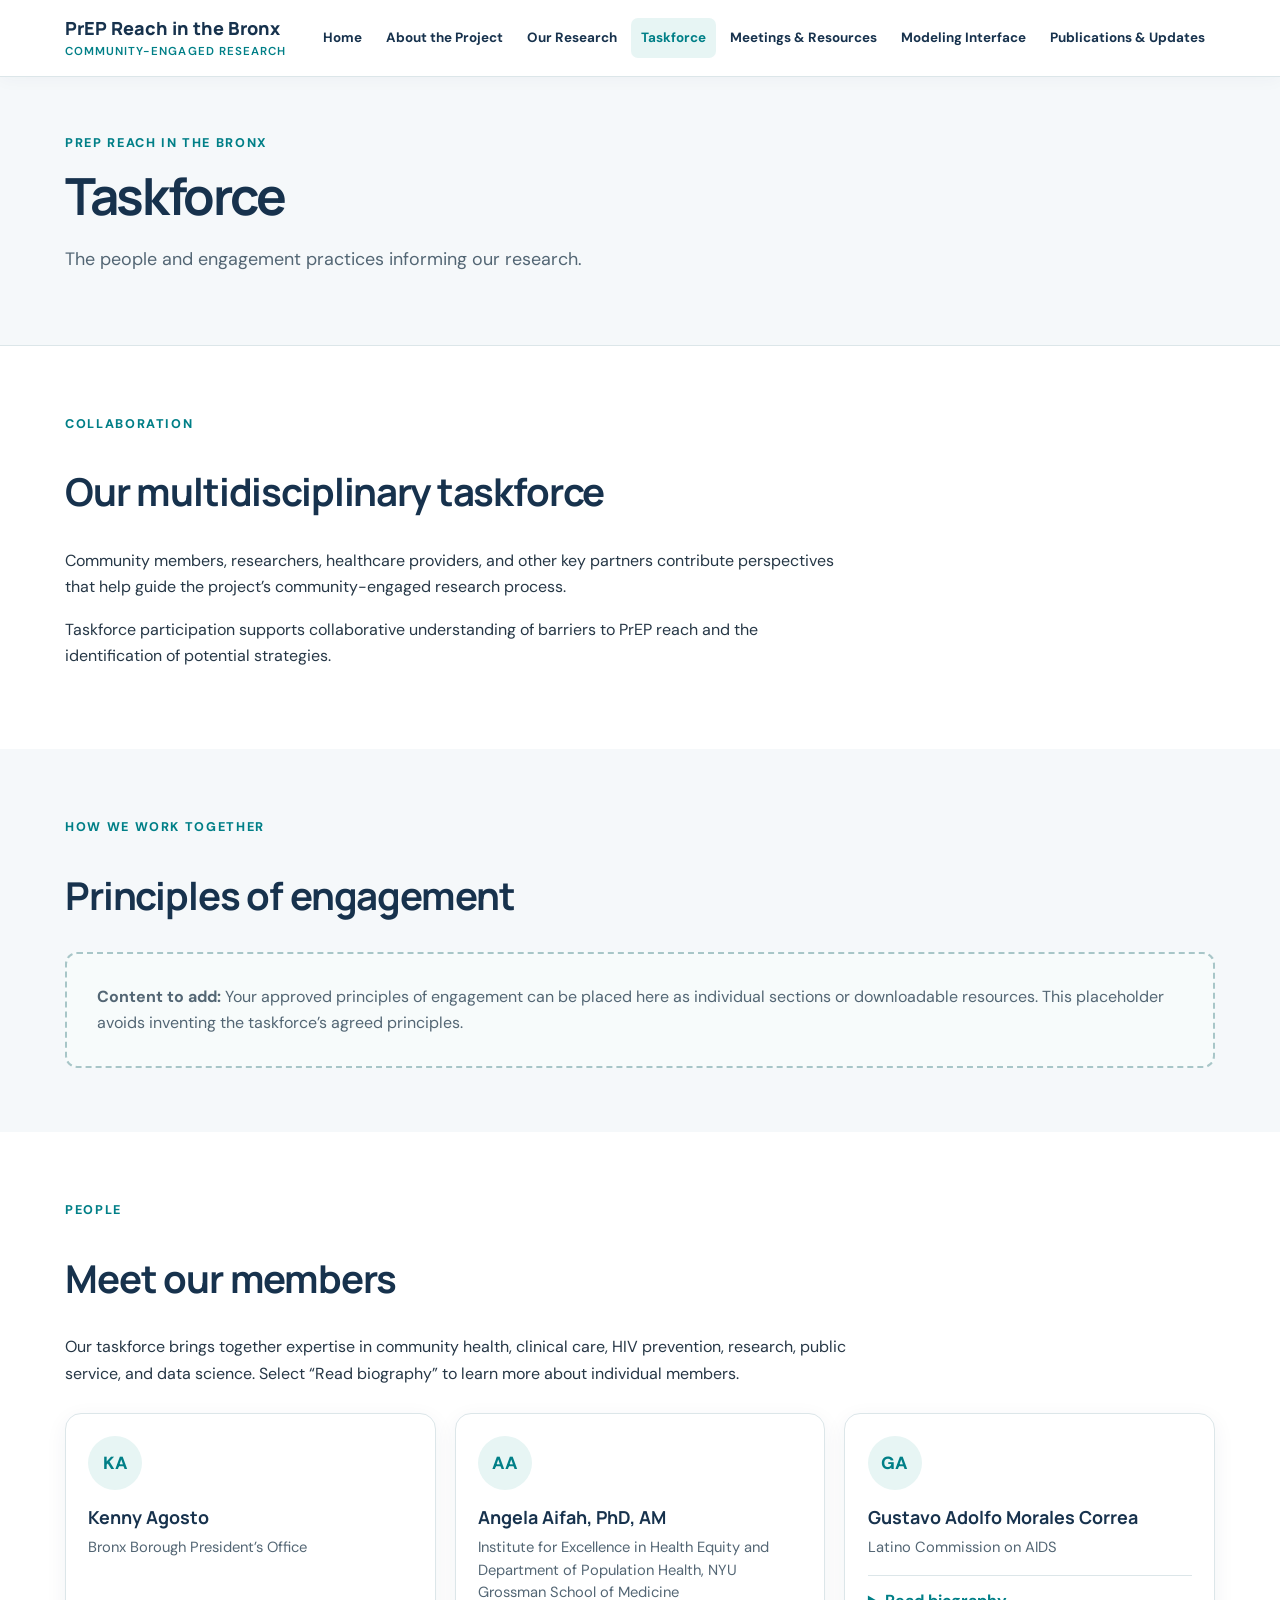
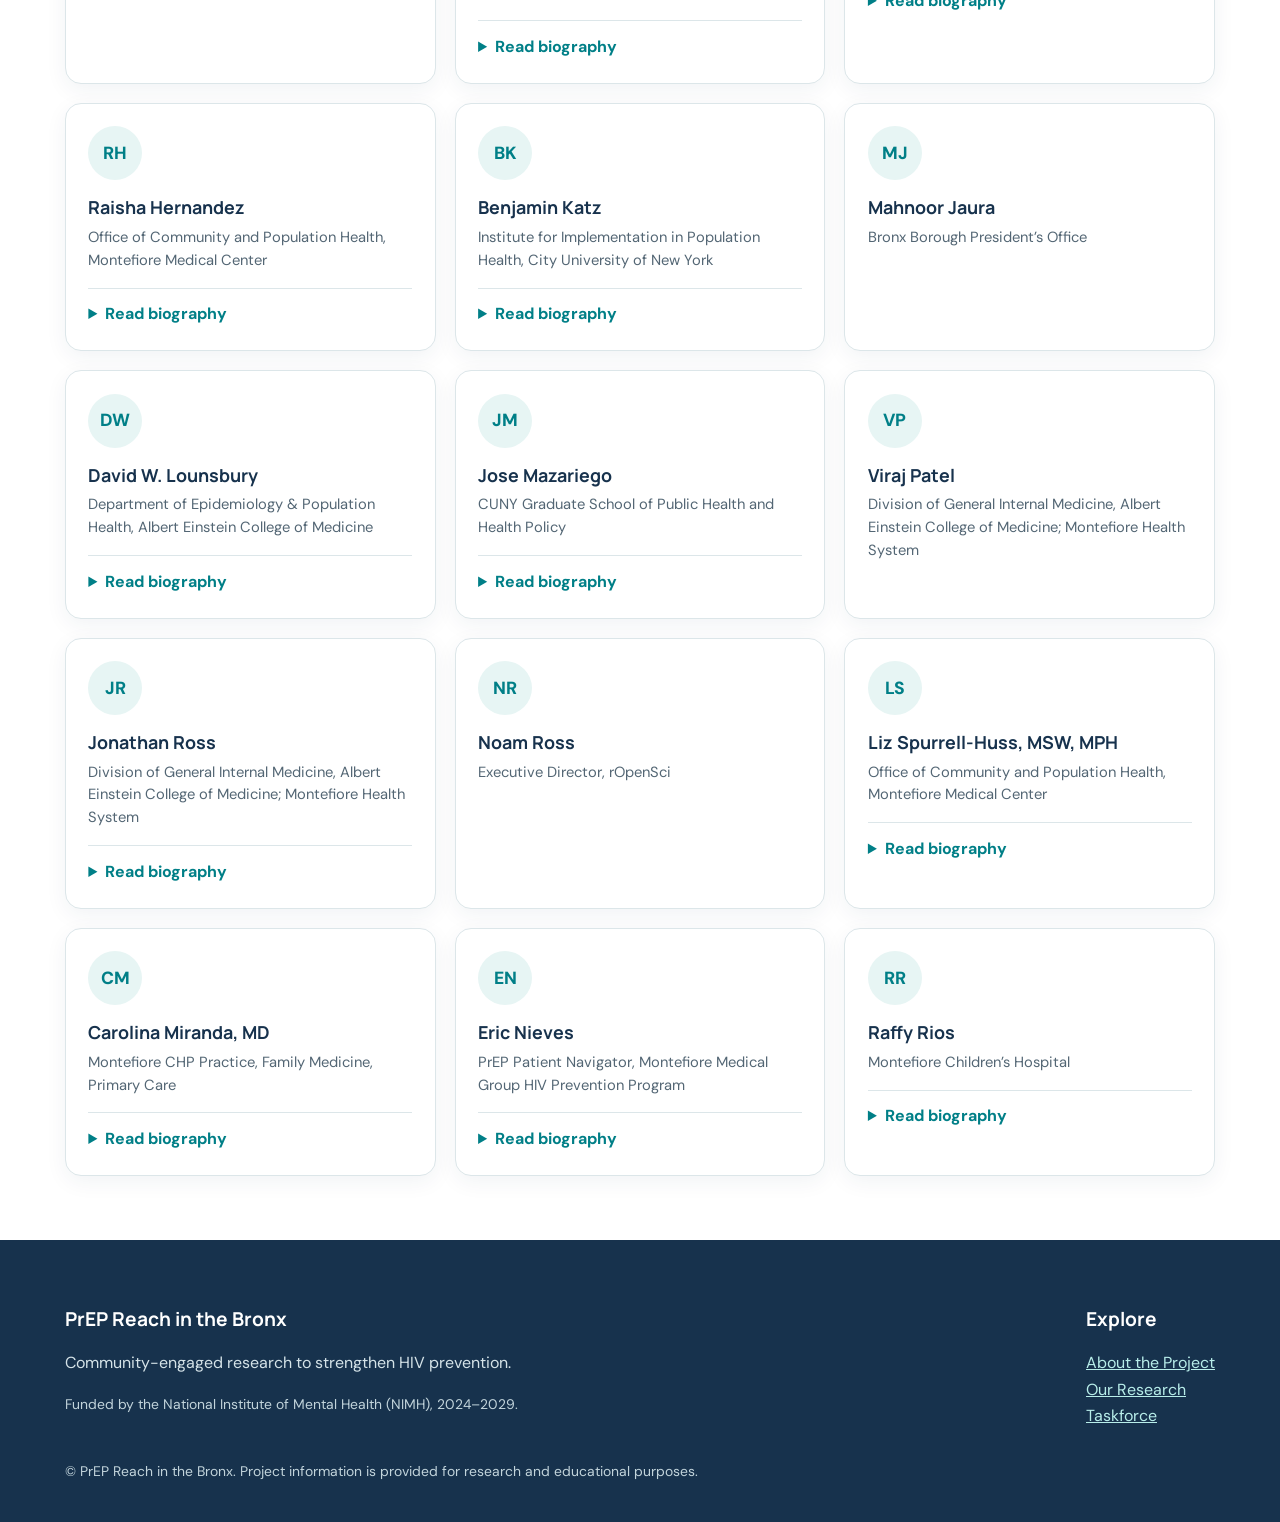
<file: taskforce-updated.html>
<!doctype html>
<html lang="en"><head><meta charset="utf-8"/><meta content="width=device-width,initial-scale=1" name="viewport"/><meta content="PrEP Reach in the Bronx: community-engaged systems science to strengthen HIV prevention." name="description"/><title>Taskforce | PrEP Reach in the Bronx</title><link href="style.css" rel="stylesheet"/><style>
.member-grid{display:grid;grid-template-columns:repeat(auto-fit,minmax(280px,1fr));gap:1.2rem;margin-top:1.6rem;align-items:start}
.member-card{background:#fff;border:1px solid #dce6e9;border-radius:16px;padding:1.4rem;box-shadow:0 6px 22px rgba(23,50,77,.06);height:100%}
.member-avatar{display:grid;place-items:center;width:54px;height:54px;border-radius:50%;background:#e7f5f4;color:#007f87;font-weight:800;font-size:1.1rem;margin-bottom:1rem}
.member-card h3{font-size:1.12rem;margin:.2rem 0 .45rem}
.member-affiliation{font-size:.92rem;color:#536674;margin:.2rem 0 1rem;line-height:1.55}
.member-card details{border-top:1px solid #dce6e9;padding-top:.8rem;margin-top:.9rem}
.member-card summary{cursor:pointer;color:#007f87;font-weight:700}
.member-card details p{font-size:.94rem;line-height:1.65;margin:.8rem 0 0}
</style></head><body><a class="skip" href="#main">Skip to content</a><header class="site-header"><div class="container header-inner"><a class="brand" href="index.html">PrEP Reach in the Bronx<span>Community-engaged research</span></a><button aria-controls="main-nav" aria-expanded="false" class="menu-toggle" type="button">☰ Menu</button><nav aria-label="Main navigation" class="nav" id="main-nav"><a href="index.html">Home</a><a href="about.html">About the Project</a><a href="research.html">Our Research</a><a aria-current="page" href="taskforce.html">Taskforce</a><a href="meetings.html">Meetings &amp; Resources</a><a href="modeling.html">Modeling Interface</a><a href="publications.html">Publications &amp; Updates</a></nav></div></header><main id="main"><section class="page-hero"><div class="container"><span class="eyebrow">PrEP Reach in the Bronx</span><h1>Taskforce</h1><p>The people and engagement practices informing our research.</p></div></section><section class="section"><div class="container"><div class="section-head"><span class="eyebrow">Collaboration</span><h2>Our multidisciplinary taskforce</h2></div><div class="content"><p>Community members, researchers, healthcare providers, and other key partners contribute perspectives that help guide the project’s community-engaged research process.</p><p>Taskforce participation supports collaborative understanding of barriers to PrEP reach and the identification of potential strategies.</p></div></div></section><section class="section alt"><div class="container"><div class="section-head"><span class="eyebrow">How we work together</span><h2>Principles of engagement</h2></div><div class="placeholder"><strong>Content to add:</strong> Your approved principles of engagement can be placed here as individual sections or downloadable resources. This placeholder avoids inventing the taskforce’s agreed principles.</div></div></section><section class="section"><div class="container"><div class="section-head"><span class="eyebrow">People</span><h2>Meet our members</h2></div><p>Our taskforce brings together expertise in community health, clinical care, HIV prevention, research, public service, and data science. Select “Read biography” to learn more about individual members.</p><div class="member-grid"><article class="member-card"><div aria-hidden="true" class="member-avatar">KA</div><h3>Kenny Agosto</h3><p class="member-affiliation">Bronx Borough President’s Office</p></article><article class="member-card"><div aria-hidden="true" class="member-avatar">AA</div><h3>Angela Aifah, PhD, AM</h3><p class="member-affiliation">Institute for Excellence in Health Equity and Department of Population Health, NYU Grossman School of Medicine</p><details><summary>Read biography</summary><p>Angela Aifah is an Assistant in Global Health within the Institute for Excellence in Health Equity and the Department of Population Health at NYU Grossman School of Medicine. A social work-trained researcher, her work focuses on evidence-informed implementation science to address the dual burden of communicable and noncommunicable diseases in low-resource, high-need contexts, with an emphasis on community-engaged and partnership-driven approaches to integrating health services for comorbid conditions.</p></details></article><article class="member-card"><div aria-hidden="true" class="member-avatar">GA</div><h3>Gustavo Adolfo Morales Correa</h3><p class="member-affiliation">Latino Commission on AIDS</p><details><summary>Read biography</summary><p>Gustavo Morales is a sexual health professional and public speaker, currently serving New York City and Puerto Rico as Lead Capacity Building Specialist for Hands United. He previously directed the Latino Commission on AIDS’ Prevention and Access to Care Department, leading HIV testing initiatives and a major mpox vaccination campaign. Over his 24-year career, he has advanced HIV prevention and treatment for the Latinx LGBT community through training, program development, and collaborations with public health leaders. Born in Toa Baja, Puerto Rico, Gustavo began HIV advocacy at 17 and continues to champion equitable sexual health strategies.</p></details></article><article class="member-card"><div aria-hidden="true" class="member-avatar">RH</div><h3>Raisha Hernandez</h3><p class="member-affiliation">Office of Community and Population Health, Montefiore Medical Center</p><details><summary>Read biography</summary><p>With over 10 years of experience in public health and education, Raisha Hernandez is committed to advancing community welfare and improving health literacy. Her work centers on promoting health equity while empowering communities through advocacy, education, and engagement. She strives to create healthier, more resilient communities.</p></details></article><article class="member-card"><div aria-hidden="true" class="member-avatar">BK</div><h3>Benjamin Katz</h3><p class="member-affiliation">Institute for Implementation in Population Health, City University of New York</p><details><summary>Read biography</summary><p>Benjamin Katz is the Senior Project Manager of the Dashboard Team at the CUNY ISPH. His work centers on the design and development of web-based data visualization platforms to track and disseminate key population-level health outcomes. With a focus on accessibility and usability, the ISPH Dashboard Team strives to transform and visualize complex data into actionable information that enhances learning and informs policy and programmatic decision-making at all levels of the public health landscape.</p></details></article><article class="member-card"><div aria-hidden="true" class="member-avatar">MJ</div><h3>Mahnoor Jaura</h3><p class="member-affiliation">Bronx Borough President’s Office</p></article><article class="member-card"><div aria-hidden="true" class="member-avatar">DW</div><h3>David W. Lounsbury</h3><p class="member-affiliation">Department of Epidemiology &amp; Population Health, Albert Einstein College of Medicine</p><details><summary>Read biography</summary><p>David Lounsbury is an Associate Professor of Epidemiology and Population Health and Associate Director of Patient-Centered Outcomes Research Training at the Albert Einstein College of Medicine. As a community psychologist and systems scientist, he designs and conducts research that strives to strengthen community partnerships to improve the way health care works in the Bronx and beyond.</p></details></article><article class="member-card"><div aria-hidden="true" class="member-avatar">JM</div><h3>Jose Mazariego</h3><p class="member-affiliation">CUNY Graduate School of Public Health and Health Policy</p><details><summary>Read biography</summary><p>Jose Mazariego is a doctoral student in Epidemiology at the CUNY Graduate School of Public Health and Health Policy (CUNY SPH). He is affiliated with the Center for Immigrant, Refugee, and Global Health, where his research focuses on health disparities among immigrant and refugee communities in New York City and State. He also collaborates with researchers studying migrant health in large cities. Previously, at the Center for Systems and Community Design at CUNY SPH, he worked with Drs. Nasim Sabounchi and David Lounsbury on system dynamics modeling projects, including HPV vaccine uptake among adolescents in New York State and substance use, homelessness, and psychological distress among people living with HIV.</p></details></article><article class="member-card"><div aria-hidden="true" class="member-avatar">VP</div><h3>Viraj Patel</h3><p class="member-affiliation">Division of General Internal Medicine, Albert Einstein College of Medicine; Montefiore Health System</p></article><article class="member-card"><div aria-hidden="true" class="member-avatar">JR</div><h3>Jonathan Ross</h3><p class="member-affiliation">Division of General Internal Medicine, Albert Einstein College of Medicine; Montefiore Health System</p><details><summary>Read biography</summary><p>Dr. Ross completed his residency training at Montefiore in the Primary Care/Social Internal Medicine program and received a Master’s in Clinical Research Methods from Albert Einstein College of Medicine. As a board-certified internist and AAHIVM HIV Specialist, he provides HIV/AIDS treatment and prevention as well as general medical care at Montefiore’s Wakefield Ambulatory Care Center. His research focuses on understanding and reducing barriers to HIV treatment and prevention.</p></details></article><article class="member-card"><div aria-hidden="true" class="member-avatar">NR</div><h3>Noam Ross</h3><p class="member-affiliation">Executive Director, rOpenSci</p></article><article class="member-card"><div aria-hidden="true" class="member-avatar">LS</div><h3>Liz Spurrell-Huss, MSW, MPH</h3><p class="member-affiliation">Office of Community and Population Health, Montefiore Medical Center</p><details><summary>Read biography</summary><p>Liz Spurrell-Huss is Director of Community Health Programs in Montefiore Health System’s Office of Community &amp; Population Health. She leads patient health education and community health programming and co-leads the system’s social needs screening and referral initiative, developing clinical-community partnerships to address social determinants of health. She is also a principal educator at the Albert Einstein College of Medicine, facilitating first-year medical students’ introduction to strategic community engagement. Previously, she worked as a clinical social worker for HIV-positive youth and survivors of trauma and led the Bronx-wide HIV prevention coalition Connect2Protect. She serves on the Steering Committee of the #Not62 Campaign for Healthier Bronx.</p></details></article><article class="member-card"><div aria-hidden="true" class="member-avatar">CM</div><h3>Carolina Miranda, MD</h3><p class="member-affiliation">Montefiore CHP Practice, Family Medicine, Primary Care</p><details><summary>Read biography</summary><p>Carolina Miranda is a family medicine physician at Montefiore Medical Center and an Assistant Professor of Family and Social Medicine at the Albert Einstein College of Medicine. She provides comprehensive primary care to immigrant families at the Montefiore Bronx Health Collective, with a clinical focus on individuals seeking asylum, people experiencing homelessness, and members of the LGBTQIA+ community. She also teaches medical students clinical and communication skills.</p></details></article><article class="member-card"><div aria-hidden="true" class="member-avatar">EN</div><h3>Eric Nieves</h3><p class="member-affiliation">PrEP Patient Navigator, Montefiore Medical Group HIV Prevention Program</p><details><summary>Read biography</summary><p>Eric Nieves is the Program Assistant for the Montefiore Medical Group HIV Prevention Program. The program helps connect Bronx residents at high risk of HIV with PrEP services, including assistance with insurance, adherence, and appointment scheduling. It also connects individuals newly diagnosed with HIV to primary care to initiate treatment.</p></details></article><article class="member-card"><div aria-hidden="true" class="member-avatar">RR</div><h3>Raffy Rios</h3><p class="member-affiliation">Montefiore Children’s Hospital</p><details><summary>Read biography</summary><p>Raffy is a community health liaison with over a decade of experience advocating for survivors of intimate partner violence, sexual violence, and hate violence. They are passionate about education and prevention for communities most impacted by HIV/AIDS and increasing access to resources in the Bronx and surrounding neighborhoods. Raffy is also co-founder of NYC Gaymers, a nonprofit that uses gaming to connect communities with information, education, and safer spaces.</p></details></article></div></div></section></main><footer class="site-footer"><div class="container footer-inner"><div><h3>PrEP Reach in the Bronx</h3><p>Community-engaged research to strengthen HIV prevention.</p><p class="small">Funded by the National Institute of Mental Health (NIMH), 2024–2029.</p></div><div><h3>Explore</h3><p><a href="about.html">About the Project</a><br/><a href="research.html">Our Research</a><br/><a href="taskforce.html">Taskforce</a></p></div></div><div class="container"><p class="small">© PrEP Reach in the Bronx. Project information is provided for research and educational purposes.</p></div></footer><script src="script.js"></script></body></html>
</file>
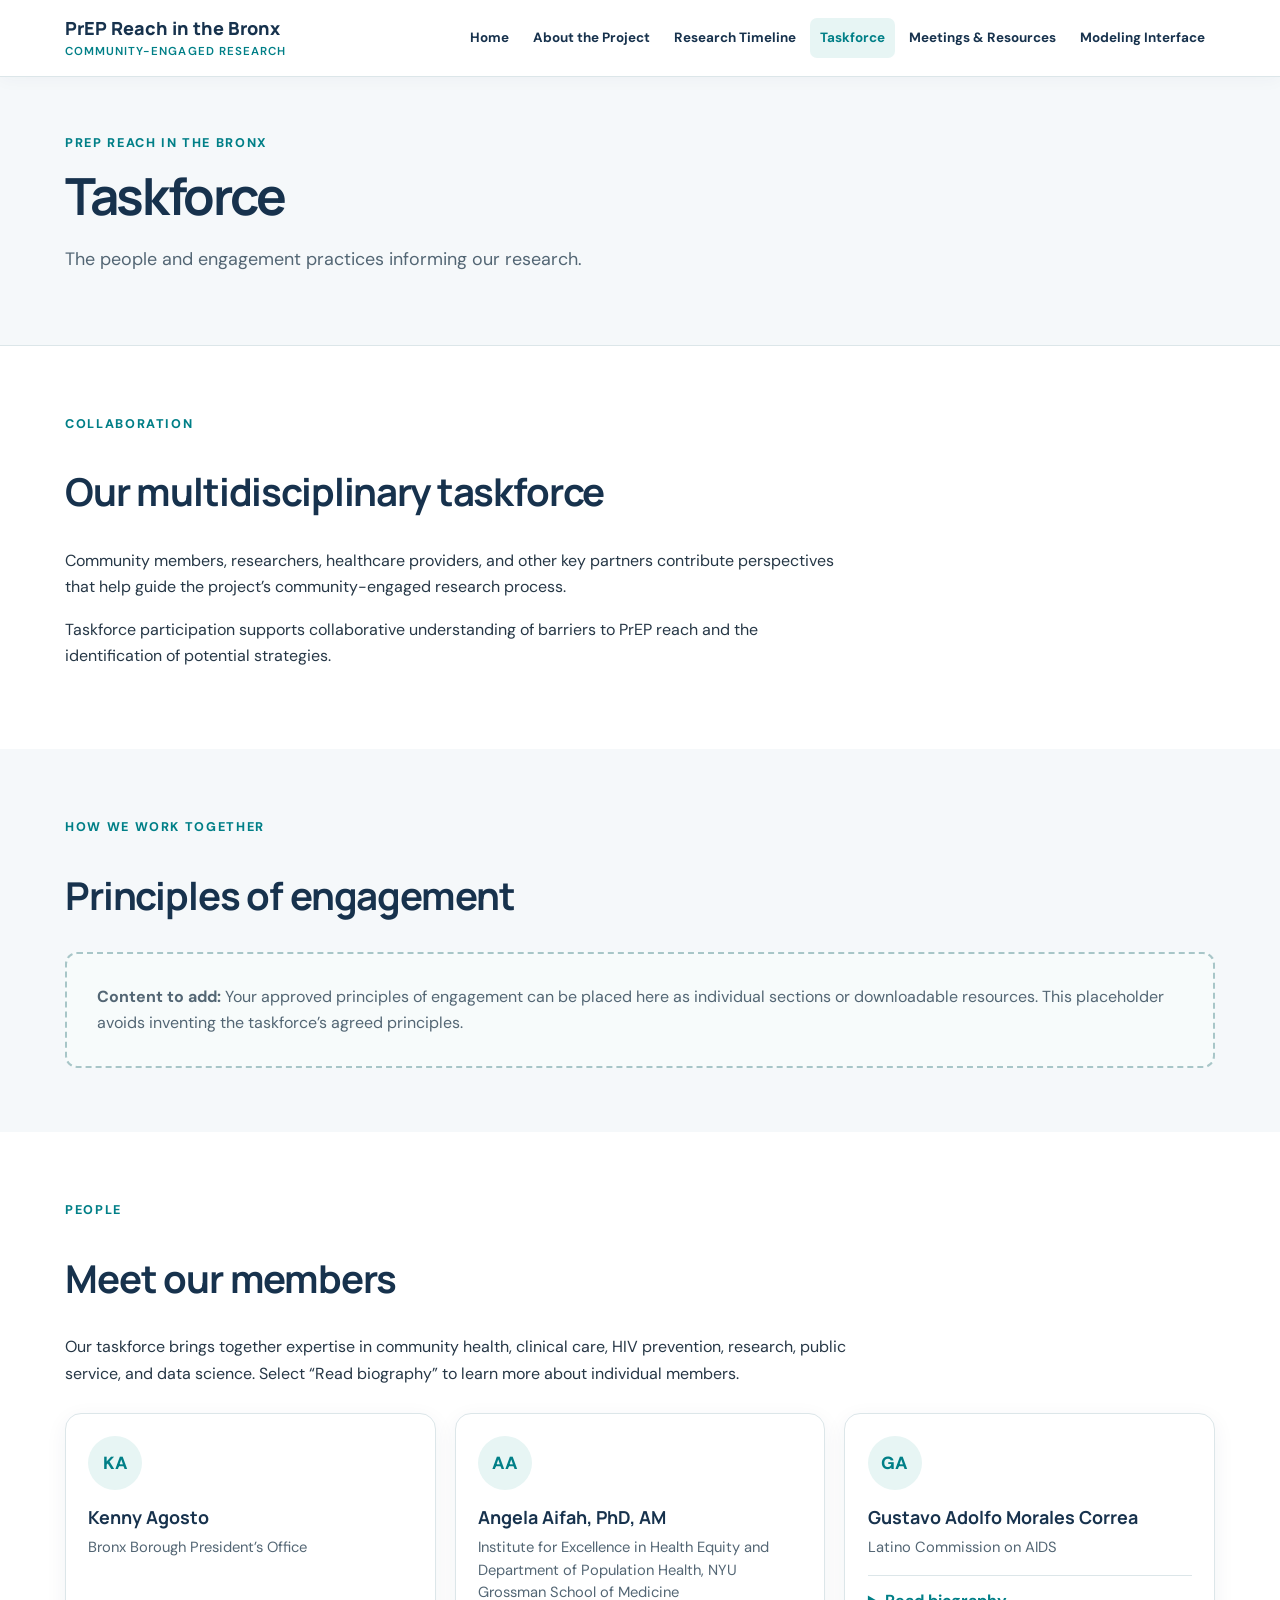
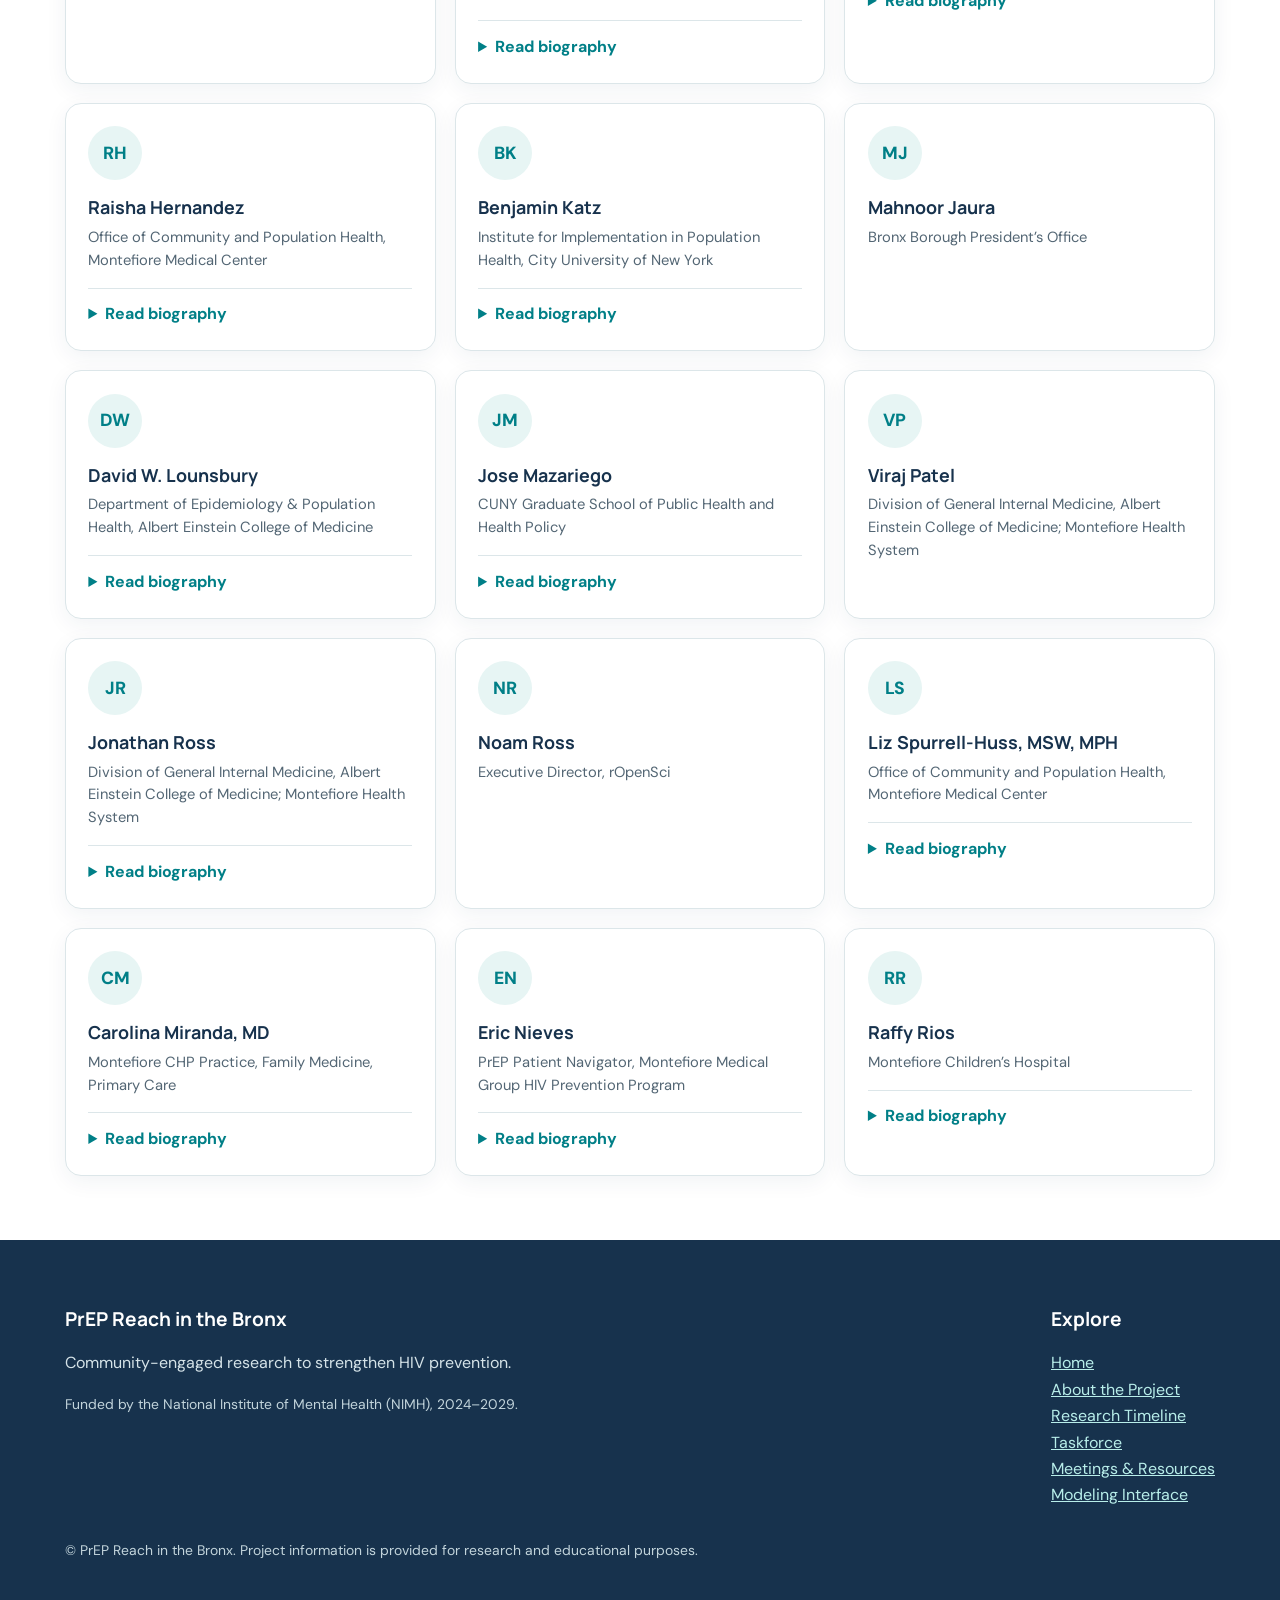
<file: taskforce.html>
<!DOCTYPE html>

<html lang="en"><head><meta charset="utf-8"/><meta content="width=device-width,initial-scale=1" name="viewport"/><meta content="PrEP Reach in the Bronx: community-engaged systems science to strengthen HIV prevention." name="description"/><title>Taskforce | PrEP Reach in the Bronx</title><link href="style.css" rel="stylesheet"/><style>
.member-grid{display:grid;grid-template-columns:repeat(auto-fit,minmax(280px,1fr));gap:1.2rem;margin-top:1.6rem;align-items:start}
.member-card{background:#fff;border:1px solid #dce6e9;border-radius:16px;padding:1.4rem;box-shadow:0 6px 22px rgba(23,50,77,.06);height:100%}
.member-avatar{display:grid;place-items:center;width:54px;height:54px;border-radius:50%;background:#e7f5f4;color:#007f87;font-weight:800;font-size:1.1rem;margin-bottom:1rem}
.member-card h3{font-size:1.12rem;margin:.2rem 0 .45rem}
.member-affiliation{font-size:.92rem;color:#536674;margin:.2rem 0 1rem;line-height:1.55}
.member-card details{border-top:1px solid #dce6e9;padding-top:.8rem;margin-top:.9rem}
.member-card summary{cursor:pointer;color:#007f87;font-weight:700}
.member-card details p{font-size:.94rem;line-height:1.65;margin:.8rem 0 0}
</style></head><body><a class="skip" href="#main">Skip to content</a><header class="site-header"><div class="container header-inner"><a class="brand" href="index.html">PrEP Reach in the Bronx<span>Community-engaged research</span></a><button aria-controls="main-nav" aria-expanded="false" class="menu-toggle" type="button">☰ Menu</button><nav aria-label="Main navigation" class="nav" id="main-nav"><a href="index.html">Home</a><a href="about.html">About the Project</a><a href="timeline.html">Research Timeline</a><a aria-current="page" href="taskforce.html">Taskforce</a><a href="meetings.html">Meetings &amp; Resources</a><a href="modeling.html">Modeling Interface</a></nav></div></header><main id="main"><section class="page-hero"><div class="container"><span class="eyebrow">PrEP Reach in the Bronx</span><h1>Taskforce</h1><p>The people and engagement practices informing our research.</p></div></section><section class="section"><div class="container"><div class="section-head"><span class="eyebrow">Collaboration</span><h2>Our multidisciplinary taskforce</h2></div><div class="content"><p>Community members, researchers, healthcare providers, and other key partners contribute perspectives that help guide the project’s community-engaged research process.</p><p>Taskforce participation supports collaborative understanding of barriers to PrEP reach and the identification of potential strategies.</p></div></div></section><section class="section alt"><div class="container"><div class="section-head"><span class="eyebrow">How we work together</span><h2>Principles of engagement</h2></div><div class="placeholder"><strong>Content to add:</strong> Your approved principles of engagement can be placed here as individual sections or downloadable resources. This placeholder avoids inventing the taskforce’s agreed principles.</div></div></section><section class="section"><div class="container"><div class="section-head"><span class="eyebrow">People</span><h2>Meet our members</h2></div><p>Our taskforce brings together expertise in community health, clinical care, HIV prevention, research, public service, and data science. Select “Read biography” to learn more about individual members.</p><div class="member-grid"><article class="member-card"><div aria-hidden="true" class="member-avatar">KA</div><h3>Kenny Agosto</h3><p class="member-affiliation">Bronx Borough President’s Office</p></article><article class="member-card"><div aria-hidden="true" class="member-avatar">AA</div><h3>Angela Aifah, PhD, AM</h3><p class="member-affiliation">Institute for Excellence in Health Equity and Department of Population Health, NYU Grossman School of Medicine</p><details><summary>Read biography</summary><p>Angela Aifah is an Assistant in Global Health within the Institute for Excellence in Health Equity and the Department of Population Health at NYU Grossman School of Medicine. A social work-trained researcher, her work focuses on evidence-informed implementation science to address the dual burden of communicable and noncommunicable diseases in low-resource, high-need contexts, with an emphasis on community-engaged and partnership-driven approaches to integrating health services for comorbid conditions.</p></details></article><article class="member-card"><div aria-hidden="true" class="member-avatar">GA</div><h3>Gustavo Adolfo Morales Correa</h3><p class="member-affiliation">Latino Commission on AIDS</p><details><summary>Read biography</summary><p>Gustavo Morales is a sexual health professional and public speaker, currently serving New York City and Puerto Rico as Lead Capacity Building Specialist for Hands United. He previously directed the Latino Commission on AIDS’ Prevention and Access to Care Department, leading HIV testing initiatives and a major mpox vaccination campaign. Over his 24-year career, he has advanced HIV prevention and treatment for the Latinx LGBT community through training, program development, and collaborations with public health leaders. Born in Toa Baja, Puerto Rico, Gustavo began HIV advocacy at 17 and continues to champion equitable sexual health strategies.</p></details></article><article class="member-card"><div aria-hidden="true" class="member-avatar">RH</div><h3>Raisha Hernandez</h3><p class="member-affiliation">Office of Community and Population Health, Montefiore Medical Center</p><details><summary>Read biography</summary><p>With over 10 years of experience in public health and education, Raisha Hernandez is committed to advancing community welfare and improving health literacy. Her work centers on promoting health equity while empowering communities through advocacy, education, and engagement. She strives to create healthier, more resilient communities.</p></details></article><article class="member-card"><div aria-hidden="true" class="member-avatar">BK</div><h3>Benjamin Katz</h3><p class="member-affiliation">Institute for Implementation in Population Health, City University of New York</p><details><summary>Read biography</summary><p>Benjamin Katz is the Senior Project Manager of the Dashboard Team at the CUNY ISPH. His work centers on the design and development of web-based data visualization platforms to track and disseminate key population-level health outcomes. With a focus on accessibility and usability, the ISPH Dashboard Team strives to transform and visualize complex data into actionable information that enhances learning and informs policy and programmatic decision-making at all levels of the public health landscape.</p></details></article><article class="member-card"><div aria-hidden="true" class="member-avatar">MJ</div><h3>Mahnoor Jaura</h3><p class="member-affiliation">Bronx Borough President’s Office</p></article><article class="member-card"><div aria-hidden="true" class="member-avatar">DW</div><h3>David W. Lounsbury</h3><p class="member-affiliation">Department of Epidemiology &amp; Population Health, Albert Einstein College of Medicine</p><details><summary>Read biography</summary><p>David Lounsbury is an Associate Professor of Epidemiology and Population Health and Associate Director of Patient-Centered Outcomes Research Training at the Albert Einstein College of Medicine. As a community psychologist and systems scientist, he designs and conducts research that strives to strengthen community partnerships to improve the way health care works in the Bronx and beyond.</p></details></article><article class="member-card"><div aria-hidden="true" class="member-avatar">JM</div><h3>Jose Mazariego</h3><p class="member-affiliation">CUNY Graduate School of Public Health and Health Policy</p><details><summary>Read biography</summary><p>Jose Mazariego is a doctoral student in Epidemiology at the CUNY Graduate School of Public Health and Health Policy (CUNY SPH). He is affiliated with the Center for Immigrant, Refugee, and Global Health, where his research focuses on health disparities among immigrant and refugee communities in New York City and State. He also collaborates with researchers studying migrant health in large cities. Previously, at the Center for Systems and Community Design at CUNY SPH, he worked with Drs. Nasim Sabounchi and David Lounsbury on system dynamics modeling projects, including HPV vaccine uptake among adolescents in New York State and substance use, homelessness, and psychological distress among people living with HIV.</p></details></article><article class="member-card"><div aria-hidden="true" class="member-avatar">VP</div><h3>Viraj Patel</h3><p class="member-affiliation">Division of General Internal Medicine, Albert Einstein College of Medicine; Montefiore Health System</p></article><article class="member-card"><div aria-hidden="true" class="member-avatar">JR</div><h3>Jonathan Ross</h3><p class="member-affiliation">Division of General Internal Medicine, Albert Einstein College of Medicine; Montefiore Health System</p><details><summary>Read biography</summary><p>Dr. Ross completed his residency training at Montefiore in the Primary Care/Social Internal Medicine program and received a Master’s in Clinical Research Methods from Albert Einstein College of Medicine. As a board-certified internist and AAHIVM HIV Specialist, he provides HIV/AIDS treatment and prevention as well as general medical care at Montefiore’s Wakefield Ambulatory Care Center. His research focuses on understanding and reducing barriers to HIV treatment and prevention.</p></details></article><article class="member-card"><div aria-hidden="true" class="member-avatar">NR</div><h3>Noam Ross</h3><p class="member-affiliation">Executive Director, rOpenSci</p></article><article class="member-card"><div aria-hidden="true" class="member-avatar">LS</div><h3>Liz Spurrell-Huss, MSW, MPH</h3><p class="member-affiliation">Office of Community and Population Health, Montefiore Medical Center</p><details><summary>Read biography</summary><p>Liz Spurrell-Huss is Director of Community Health Programs in Montefiore Health System’s Office of Community &amp; Population Health. She leads patient health education and community health programming and co-leads the system’s social needs screening and referral initiative, developing clinical-community partnerships to address social determinants of health. She is also a principal educator at the Albert Einstein College of Medicine, facilitating first-year medical students’ introduction to strategic community engagement. Previously, she worked as a clinical social worker for HIV-positive youth and survivors of trauma and led the Bronx-wide HIV prevention coalition Connect2Protect. She serves on the Steering Committee of the #Not62 Campaign for Healthier Bronx.</p></details></article><article class="member-card"><div aria-hidden="true" class="member-avatar">CM</div><h3>Carolina Miranda, MD</h3><p class="member-affiliation">Montefiore CHP Practice, Family Medicine, Primary Care</p><details><summary>Read biography</summary><p>Carolina Miranda is a family medicine physician at Montefiore Medical Center and an Assistant Professor of Family and Social Medicine at the Albert Einstein College of Medicine. She provides comprehensive primary care to immigrant families at the Montefiore Bronx Health Collective, with a clinical focus on individuals seeking asylum, people experiencing homelessness, and members of the LGBTQIA+ community. She also teaches medical students clinical and communication skills.</p></details></article><article class="member-card"><div aria-hidden="true" class="member-avatar">EN</div><h3>Eric Nieves</h3><p class="member-affiliation">PrEP Patient Navigator, Montefiore Medical Group HIV Prevention Program</p><details><summary>Read biography</summary><p>Eric Nieves is the Program Assistant for the Montefiore Medical Group HIV Prevention Program. The program helps connect Bronx residents at high risk of HIV with PrEP services, including assistance with insurance, adherence, and appointment scheduling. It also connects individuals newly diagnosed with HIV to primary care to initiate treatment.</p></details></article><article class="member-card"><div aria-hidden="true" class="member-avatar">RR</div><h3>Raffy Rios</h3><p class="member-affiliation">Montefiore Children’s Hospital</p><details><summary>Read biography</summary><p>Raffy is a community health liaison with over a decade of experience advocating for survivors of intimate partner violence, sexual violence, and hate violence. They are passionate about education and prevention for communities most impacted by HIV/AIDS and increasing access to resources in the Bronx and surrounding neighborhoods. Raffy is also co-founder of NYC Gaymers, a nonprofit that uses gaming to connect communities with information, education, and safer spaces.</p></details></article></div></div></section></main><footer class="site-footer"><div class="container footer-inner"><div><h3>PrEP Reach in the Bronx</h3><p>Community-engaged research to strengthen HIV prevention.</p><p class="small">Funded by the National Institute of Mental Health (NIMH), 2024–2029.</p></div><div><h3>Explore</h3><p><a href="index.html">Home</a><br/><a href="about.html">About the Project</a><br/><a href="timeline.html">Research Timeline</a><br/><a href="taskforce.html">Taskforce</a><br/><a href="meetings.html">Meetings &amp; Resources</a><br/><a href="modeling.html">Modeling Interface</a></p></div></div><div class="container"><p class="small">© PrEP Reach in the Bronx. Project information is provided for research and educational purposes.</p></div></footer><script src="script.js"></script></body></html>
</file>
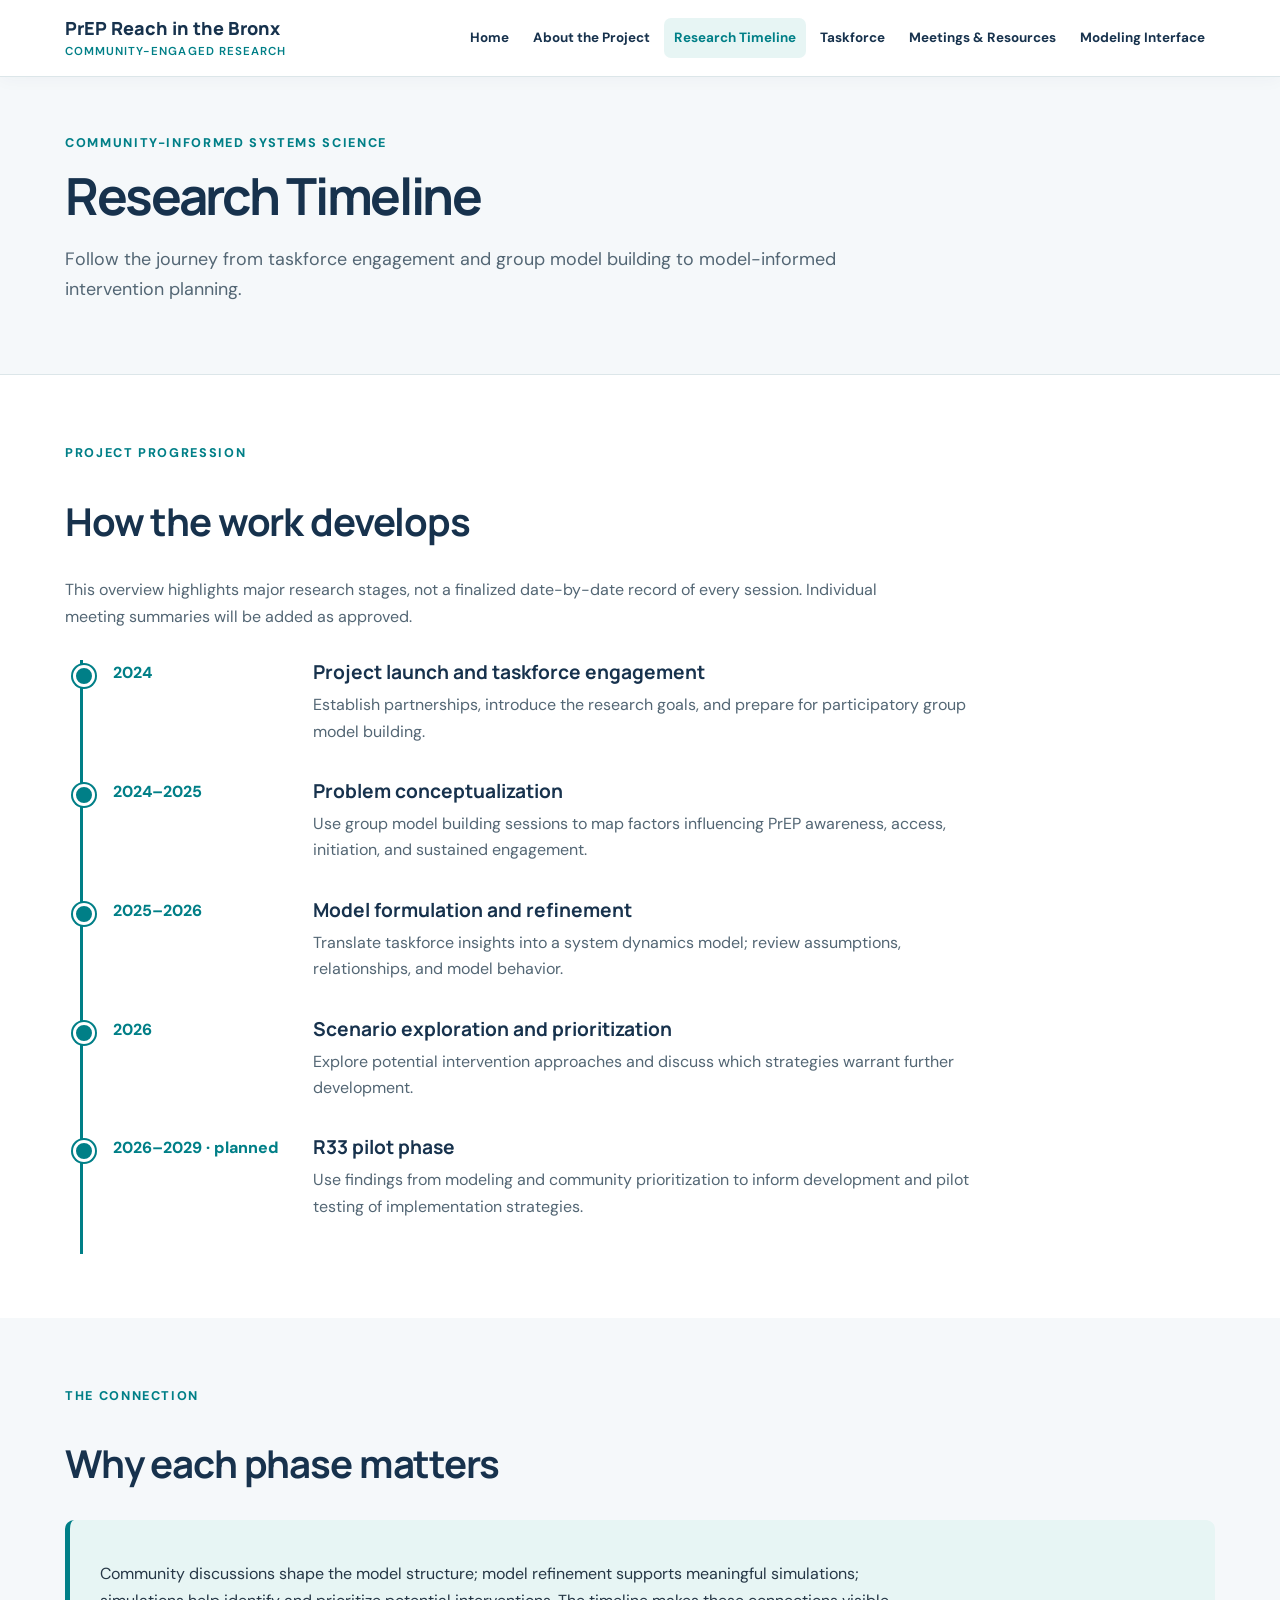
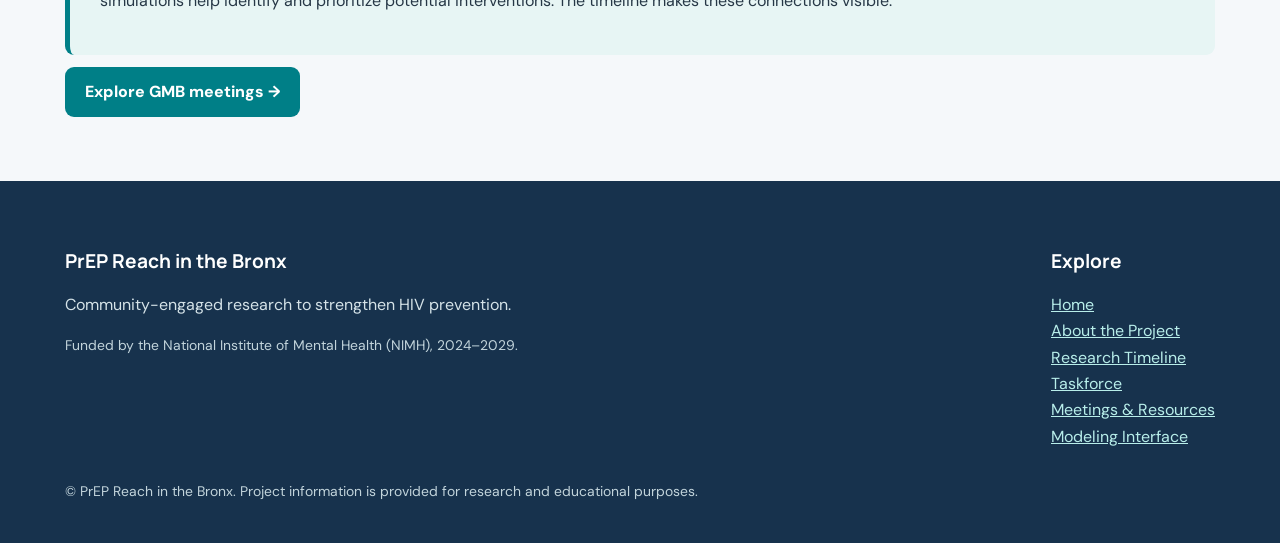
<file: timeline.html>
<!DOCTYPE html>

<html lang="en"><head><meta charset="utf-8"/><meta content="width=device-width,initial-scale=1" name="viewport"/><meta content="PrEP Reach in the Bronx: community-engaged systems science to strengthen HIV prevention." name="description"/><title>Research Timeline | PrEP Reach in the Bronx</title><link href="style.css" rel="stylesheet"/></head><body><a class="skip" href="#main">Skip to content</a><header class="site-header"><div class="container header-inner"><a class="brand" href="index.html">PrEP Reach in the Bronx<span>Community-engaged research</span></a><button aria-controls="main-nav" aria-expanded="false" class="menu-toggle" type="button">☰ Menu</button><nav aria-label="Main navigation" class="nav" id="main-nav"><a href="index.html">Home</a><a href="about.html">About the Project</a><a aria-current="page" href="timeline.html">Research Timeline</a><a href="taskforce.html">Taskforce</a><a href="meetings.html">Meetings &amp; Resources</a><a href="modeling.html">Modeling Interface</a></nav></div></header><main id="main"><section class="page-hero"><div class="container"><span class="eyebrow">Community-informed systems science</span><h1>Research Timeline</h1><p>Follow the journey from taskforce engagement and group model building to model-informed intervention planning.</p></div></section><section class="section"><div class="container"><div class="section-head"><span class="eyebrow">Project progression</span><h2>How the work develops</h2></div><p class="content muted">This overview highlights major research stages, not a finalized date-by-date record of every session. Individual meeting summaries will be added as approved.</p><div class="milestone-list"><article class="milestone"><div class="milestone-date">2024</div><div><h3>Project launch and taskforce engagement</h3><p>Establish partnerships, introduce the research goals, and prepare for participatory group model building.</p></div></article><article class="milestone"><div class="milestone-date">2024–2025</div><div><h3>Problem conceptualization</h3><p>Use group model building sessions to map factors influencing PrEP awareness, access, initiation, and sustained engagement.</p></div></article><article class="milestone"><div class="milestone-date">2025–2026</div><div><h3>Model formulation and refinement</h3><p>Translate taskforce insights into a system dynamics model; review assumptions, relationships, and model behavior.</p></div></article><article class="milestone"><div class="milestone-date">2026</div><div><h3>Scenario exploration and prioritization</h3><p>Explore potential intervention approaches and discuss which strategies warrant further development.</p></div></article><article class="milestone"><div class="milestone-date">2026–2029 · planned</div><div><h3>R33 pilot phase</h3><p>Use findings from modeling and community prioritization to inform development and pilot testing of implementation strategies.</p></div></article></div></div></section><section class="section alt"><div class="container"><div class="section-head"><span class="eyebrow">The connection</span><h2>Why each phase matters</h2></div><div class="callout"><p>Community discussions shape the model structure; model refinement supports meaningful simulations; simulations help identify and prioritize potential interventions. The timeline makes these connections visible.</p></div><a class="btn" href="meetings.html">Explore GMB meetings →</a></div></section></main><footer class="site-footer"><div class="container footer-inner"><div><h3>PrEP Reach in the Bronx</h3><p>Community-engaged research to strengthen HIV prevention.</p><p class="small">Funded by the National Institute of Mental Health (NIMH), 2024–2029.</p></div><div><h3>Explore</h3><p><a href="index.html">Home</a><br/><a href="about.html">About the Project</a><br/><a href="timeline.html">Research Timeline</a><br/><a href="taskforce.html">Taskforce</a><br/><a href="meetings.html">Meetings &amp; Resources</a><br/><a href="modeling.html">Modeling Interface</a></p></div></div><div class="container"><p class="small">© PrEP Reach in the Bronx. Project information is provided for research and educational purposes.</p></div></footer><script src="script.js"></script></body></html>
</file>
<file: style.css>
@import url('https://fonts.googleapis.com/css2?family=DM+Sans:wght@400;500;600;700&family=Manrope:wght@400;500;600;700;800&display=swap');
:root{--navy:#17324d;--teal:#007f87;--mint:#e7f5f4;--light:#f5f8fa;--ink:#263746;--muted:#536674;--line:#dce6e9}*{box-sizing:border-box}html{scroll-behavior:smooth}body{margin:0;color:var(--ink);font:16px/1.7 'DM Sans',sans-serif;background:#fff}h1,h2,h3,h4{font-family:Manrope,sans-serif;line-height:1.25;color:var(--navy)}h1{font-size:clamp(2.4rem,5vw,4.5rem);letter-spacing:-.045em}h2{font-size:clamp(1.8rem,3vw,2.6rem);letter-spacing:-.03em}h3{font-size:1.2rem}p{max-width:72ch}a{color:var(--teal)}.container{width:min(1150px,calc(100% - 40px));margin:auto}.skip{position:absolute;top:-100px;left:15px;background:white;padding:10px;z-index:99}.skip:focus{top:10px}.site-header{position:sticky;top:0;background:rgba(255,255,255,.97);border-bottom:1px solid var(--line);z-index:10;box-shadow:0 3px 16px #17324d09}.header-inner{display:flex;justify-content:space-between;align-items:center;min-height:84px;gap:22px}.brand{font:800 1.13rem/1.25 Manrope,sans-serif;text-decoration:none;color:var(--navy);min-width:190px}.brand span{display:block;color:var(--teal);font:600 .72rem DM Sans,sans-serif;letter-spacing:.09em;text-transform:uppercase;margin-top:4px}.nav{display:flex;align-items:center;gap:4px;flex-wrap:wrap}.nav a{font-size:.81rem;font-weight:700;text-decoration:none;color:var(--navy);padding:9px 10px;border-radius:7px}.nav a:hover,.nav a[aria-current=page]{background:var(--mint);color:var(--teal)}.menu-toggle{display:none;border:1px solid var(--line);background:white;padding:9px 13px;border-radius:8px;font-weight:700;color:var(--navy)}.hero{background:linear-gradient(120deg,#12304c 0%,#174b61 55%,#0c7880 100%);color:white;padding:100px 0 105px;position:relative;overflow:hidden}.hero:after{content:'';position:absolute;width:440px;height:440px;border:1px solid #ffffff35;border-radius:50%;right:-130px;top:-120px;box-shadow:0 0 0 75px #ffffff0b,0 0 0 160px #ffffff08;pointer-events:none}.hero h1,.hero p{color:white}.hero p{font-size:1.17rem;max-width:670px;opacity:.92}.eyebrow{font-size:.79rem;font-weight:800;letter-spacing:.13em;text-transform:uppercase;color:var(--teal)}.hero .eyebrow{color:#9de6dc}.btn{display:inline-block;padding:12px 20px;border-radius:9px;font-weight:800;text-decoration:none;background:var(--teal);color:white;margin:12px 10px 0 0;transition:transform .15s}.btn:hover{transform:translateY(-2px);background:#00666d}.btn.white{background:white;color:var(--navy)}.btn.outline{background:transparent;border:1px solid #ffffff80;color:white}.section{padding:80px 0}.section.alt{background:var(--light)}.section-head{max-width:760px;margin-bottom:30px}.section-head p{color:var(--muted)}.grid{display:grid;grid-template-columns:repeat(3,minmax(0,1fr));gap:22px}.grid.two{grid-template-columns:repeat(2,minmax(0,1fr))}.card{background:white;border:1px solid var(--line);border-radius:15px;padding:28px;box-shadow:0 12px 35px #17324d09}.card p{color:var(--muted)}.card .num{display:inline-block;color:var(--teal);background:var(--mint);border-radius:8px;padding:6px 11px;font-weight:800;font-size:.78rem;letter-spacing:.07em}.card a{font-weight:800;text-decoration:none}.feature{background:var(--mint);border-radius:18px;padding:36px 42px;display:grid;grid-template-columns:1fr auto;align-items:center;gap:24px}.feature p{margin-bottom:0}.timeline{display:grid;grid-template-columns:1fr 1fr;gap:22px}.timeline .card{border-top:5px solid var(--teal)}.timeline .card:first-child{border-top-color:var(--navy)}.page-hero{background:var(--light);padding:66px 0;border-bottom:1px solid var(--line)}.page-hero h1{font-size:clamp(2.1rem,4vw,3.3rem);margin:8px 0 14px}.page-hero p{font-size:1.12rem;color:var(--muted)}.content{max-width:850px}.content h2{margin-top:38px}.callout{padding:25px 30px;background:var(--mint);border-left:5px solid var(--teal);border-radius:9px}.list-cards{display:grid;gap:16px}.site-footer{background:var(--navy);color:#d5e3e8;padding:48px 0 26px}.site-footer h3{color:white}.site-footer a{color:#b8eeea}.footer-inner{display:flex;justify-content:space-between;gap:35px;flex-wrap:wrap}.small{font-size:.87rem;color:var(--muted)}.site-footer .small{color:#c2d4db}.pill{display:inline-block;background:var(--mint);color:var(--teal);border-radius:99px;padding:5px 12px;font-size:.8rem;font-weight:800}.placeholder{border:2px dashed #a8c6c8;border-radius:12px;padding:30px;background:#f7fbfb;color:var(--muted)}@media(max-width:1000px){.header-inner{flex-wrap:wrap;padding:15px 0}.menu-toggle{display:block}.nav{display:none;flex-direction:column;align-items:stretch;width:100%;padding:8px 0}.nav.open{display:flex}.nav a{font-size:.95rem}.grid,.grid.two,.timeline{grid-template-columns:1fr 1fr}}@media(max-width:650px){.grid,.grid.two,.timeline,.feature{grid-template-columns:1fr}.hero{padding:70px 0}.section{padding:55px 0}.feature{padding:26px}.card{padding:23px}}
/* 2026 redesign: accessible spacing, research pathway, timeline */
body{line-height:1.65} .section{padding:64px 0}.section-head{margin-bottom:24px}.hero{padding:78px 0 82px}.hero h1{margin:12px 0 18px}.page-hero{padding:52px 0}.card{padding:25px}.muted{color:var(--muted)}.pathway{display:flex;align-items:stretch;gap:10px;flex-wrap:wrap;margin:25px 0}.pathway div{background:white;border:1px solid var(--line);border-radius:12px;padding:16px 18px;flex:1 1 155px;font-weight:700;color:var(--navy);text-align:center}.pathway span{align-self:center;color:var(--teal);font-size:1.4rem;font-weight:800}.milestone-list{max-width:900px;border-left:3px solid var(--teal);margin:30px 0 0 15px}.milestone{position:relative;display:grid;grid-template-columns:180px 1fr;gap:20px;padding:0 0 34px 30px}.milestone:before{content:"";position:absolute;left:-10px;top:5px;width:16px;height:16px;background:var(--teal);border:3px solid white;border-radius:50%;box-shadow:0 0 0 2px var(--teal)}.milestone-date{font-weight:800;color:var(--teal)}.milestone h3{margin:0 0 8px}.milestone p{margin:0;color:var(--muted)}.session-template{margin-top:24px;border:1px solid var(--line);border-radius:14px;padding:25px;background:#fff}.quick-links{display:flex;gap:24px;flex-wrap:wrap;margin-top:24px;font-weight:800}.nav a{font-size:.84rem}.header-inner{min-height:76px}.brand{min-width:175px}@media(max-width:650px){.section{padding:46px 0}.milestone{grid-template-columns:1fr;gap:5px}.pathway span{display:none}.hero{padding:60px 0}.page-hero{padding:43px 0}}
</file>
